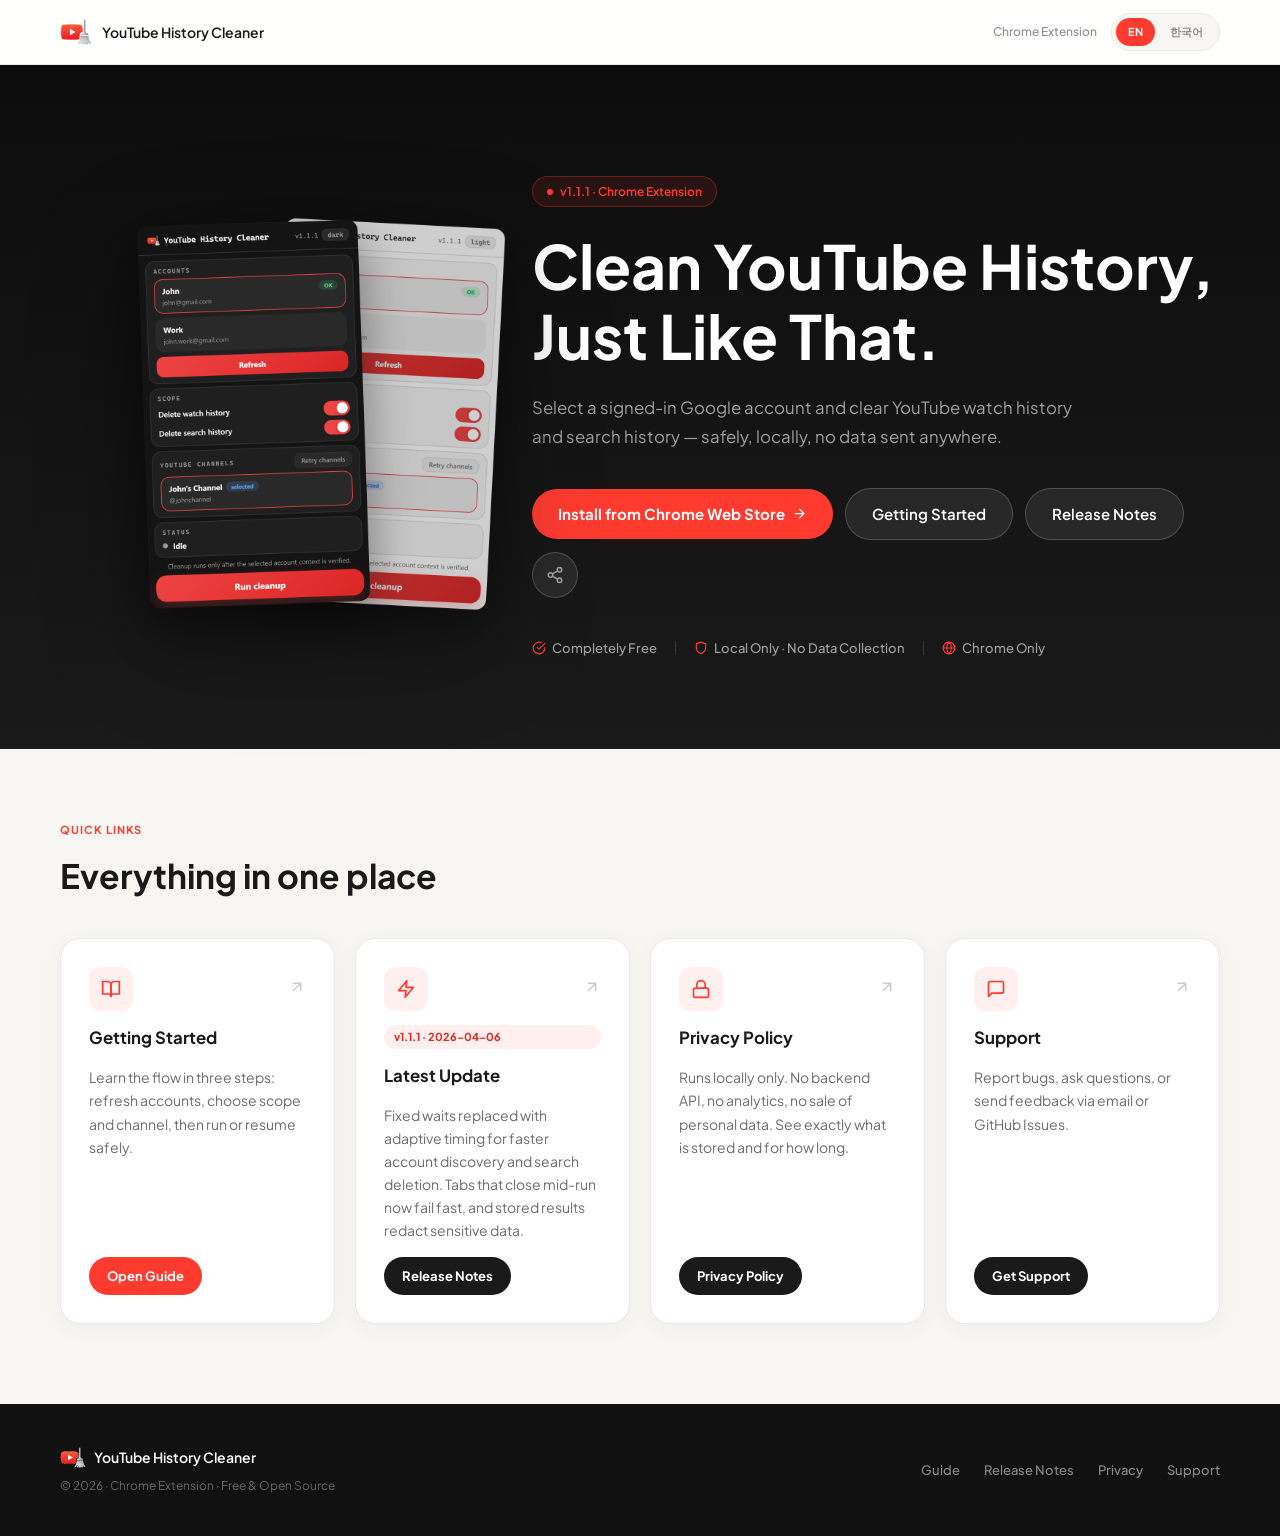
<file: index.html>
<!DOCTYPE html>
<html lang="en">
  <head>
    <meta charset="utf-8">
    <meta name="viewport" content="width=device-width, initial-scale=1">
    <title>YouTube History Cleaner</title>
    <meta name="description" content="Official getting started, release notes, privacy, and support pages for the YouTube History Cleaner Chrome extension.">
    <meta name="keywords" content="YouTube, history cleaner, Chrome extension, watch history, search history, delete, privacy, free">
    <meta name="author" content="gokomong">
    <link rel="canonical" href="https://gokomong.github.io/Youtbe_History_Cleaner_Support_Page-/">
    <meta property="og:type" content="website">
    <meta property="og:title" content="YouTube History Cleaner — Chrome Extension">
    <meta property="og:description" content="Clear YouTube watch and search history safely. Completely local, no data collection.">
    <meta property="og:url" content="https://gokomong.github.io/Youtbe_History_Cleaner_Support_Page-/">
    <meta property="og:image" content="https://gokomong.github.io/Youtbe_History_Cleaner_Support_Page-/guide-images/popup-mockup.png">
    <meta property="og:site_name" content="YouTube History Cleaner">
    <meta name="twitter:card" content="summary_large_image">
    <meta name="twitter:title" content="YouTube History Cleaner — Chrome Extension">
    <meta name="twitter:description" content="Clear YouTube watch and search history safely. Completely local, no data collection.">
    <meta name="twitter:image" content="https://gokomong.github.io/Youtbe_History_Cleaner_Support_Page-/guide-images/popup-mockup.png">
    <link rel="preconnect" href="https://fonts.googleapis.com">
    <link rel="preconnect" href="https://fonts.gstatic.com" crossorigin>
    <link href="https://fonts.googleapis.com/css2?family=Plus+Jakarta+Sans:wght@400;500;600;700&display=swap" rel="stylesheet">
    <link rel="icon" type="image/png" href="./header-logo-dark.png">
    <link rel="stylesheet" href="./styles.css?v=20260329-1">
    <script src="./lang-toggle.js" defer></script>
    <script type="application/ld+json">
    {
      "@context": "https://schema.org",
      "@type": "SoftwareApplication",
      "name": "YouTube History Cleaner",
      "applicationCategory": "BrowserApplication",
      "operatingSystem": "Chrome",
      "offers": { "@type": "Offer", "price": "0", "priceCurrency": "USD" },
      "description": "Clear YouTube watch and search history safely. Completely local, no data collection.",
      "softwareVersion": "1.1.1",
      "url": "https://gokomong.github.io/Youtbe_History_Cleaner_Support_Page-/",
      "installUrl": "https://chromewebstore.google.com/detail/youtube-history-cleaner/kddejlaaegicdanenmhhjoleeklpgikj",
      "screenshot": "https://gokomong.github.io/Youtbe_History_Cleaner_Support_Page-/guide-images/popup-mockup.png",
      "permissions": "storage, tabs, notifications"
    }
    </script>
  </head>
  <body
    data-title-en="YouTube History Cleaner"
    data-title-ko="YouTube History Cleaner"
    data-description-en="Official getting started, release notes, privacy, and support pages for the YouTube History Cleaner Chrome extension."
    data-description-ko="YouTube History Cleaner Chrome 확장의 공식 사용 가이드, 릴리즈노트, 개인정보처리방침 및 지원 링크 모음입니다."
  >

    <!-- NAVBAR -->
    <nav class="navbar">
      <div class="container">
        <a href="./index.html" class="nav-brand">
          <img src="./header-logo-dark.png" alt="YouTube History Cleaner logo" class="nav-logo">
          <span class="nav-brand-name">YouTube History Cleaner</span>
        </a>
        <div class="nav-right">
          <span class="nav-label" data-lang-content="en">Chrome Extension</span>
          <span class="nav-label" data-lang-content="ko" hidden>Chrome 확장</span>
          <div class="lang-switch" role="group" aria-label="Language switcher">
            <button type="button" class="lang-button" data-lang-button="en">EN</button>
            <button type="button" class="lang-button" data-lang-button="ko">한국어</button>
          </div>
        </div>
      </div>
    </nav>

    <!-- HERO -->
    <section class="hero">
      <div class="container hero-split">
        <div class="hero-visual">
          <img src="./guide-images/popup-mockup.png" alt="YouTube History Cleaner popup — dark and light mode" class="hero-mockup" />
        </div>
        <div class="hero-copy">
          <div class="hero-badge">
            <span class="hero-badge-dot"></span>
            <span data-lang-content="en">v1.1.1 · Chrome Extension</span>
            <span data-lang-content="ko" hidden>v1.1.1 · Chrome 확장</span>
          </div>

          <h1 data-lang-content="en">Clean YouTube History,<br>Just Like That.</h1>
          <h1 data-lang-content="ko" hidden>YouTube 기록,<br>깔끔하게 지워드립니다.</h1>

          <p class="hero-sub" data-lang-content="en">
            Select a signed-in Google account and clear YouTube watch history and search history — safely, locally, no data sent anywhere.
          </p>
          <p class="hero-sub" data-lang-content="ko" hidden>
            로그인된 Google 계정을 선택해 YouTube 시청·검색 기록을 정리하는 Chrome 확장 프로그램. 완전 로컬 처리, 데이터 수집 없음.
          </p>

          <div class="hero-cta">
            <a href="https://chromewebstore.google.com/detail/youtube-history-cleaner/kddejlaaegicdanenmhhjoleeklpgikj" class="btn-primary" target="_blank" rel="noopener">
              <span data-lang-content="en">Install from Chrome Web Store</span>
              <span data-lang-content="ko" hidden>Chrome 웹 스토어에서 설치</span>
              <svg viewBox="0 0 24 24" xmlns="http://www.w3.org/2000/svg"><path d="M5 12h14M12 5l7 7-7 7" stroke-width="2" stroke-linecap="round" stroke-linejoin="round"/></svg>
            </a>
            <a href="./guide.html" class="btn-secondary">
              <span data-lang-content="en">Getting Started</span>
              <span data-lang-content="ko" hidden>사용 가이드 보기</span>
            </a>
            <a href="./updates.html" class="btn-secondary">
              <span data-lang-content="en">Release Notes</span>
              <span data-lang-content="ko" hidden>릴리즈노트</span>
            </a>
            <button id="shareBtn" class="btn-icon" type="button" aria-label="Share">
              <svg viewBox="0 0 24 24" xmlns="http://www.w3.org/2000/svg"><circle cx="18" cy="5" r="3" stroke-width="2" fill="none"/><circle cx="6" cy="12" r="3" stroke-width="2" fill="none"/><circle cx="18" cy="19" r="3" stroke-width="2" fill="none"/><line x1="8.59" y1="13.51" x2="15.42" y2="17.49" stroke-width="2"/><line x1="15.41" y1="6.51" x2="8.59" y2="10.49" stroke-width="2"/></svg>
            </button>
          </div>

          <div class="hero-meta">
            <div class="hero-meta-item">
              <svg viewBox="0 0 24 24" xmlns="http://www.w3.org/2000/svg"><path d="M22 11.08V12a10 10 0 1 1-5.93-9.14" stroke-width="2" stroke-linecap="round" stroke-linejoin="round"/><polyline points="22 4 12 14.01 9 11.01" stroke-width="2" stroke-linecap="round" stroke-linejoin="round"/></svg>
              <span data-lang-content="en">Completely Free</span>
              <span data-lang-content="ko" hidden>완전 무료</span>
            </div>
            <div class="hero-meta-divider"></div>
            <div class="hero-meta-item">
              <svg viewBox="0 0 24 24" xmlns="http://www.w3.org/2000/svg"><path d="M12 22s8-4 8-10V5l-8-3-8 3v7c0 6 8 10 8 10z" stroke-width="2" stroke-linecap="round" stroke-linejoin="round"/></svg>
              <span data-lang-content="en">Local Only · No Data Collection</span>
              <span data-lang-content="ko" hidden>로컬 처리 · 데이터 수집 없음</span>
            </div>
            <div class="hero-meta-divider"></div>
            <div class="hero-meta-item">
              <svg viewBox="0 0 24 24" xmlns="http://www.w3.org/2000/svg"><circle cx="12" cy="12" r="10" stroke-width="2" stroke-linecap="round" stroke-linejoin="round"/><line x1="2" y1="12" x2="22" y2="12" stroke-width="2" stroke-linecap="round"/><path d="M12 2a15.3 15.3 0 0 1 4 10 15.3 15.3 0 0 1-4 10 15.3 15.3 0 0 1-4-10 15.3 15.3 0 0 1 4-10z" stroke-width="2" stroke-linecap="round" stroke-linejoin="round"/></svg>
              <span data-lang-content="en">Chrome Only</span>
              <span data-lang-content="ko" hidden>Chrome 전용</span>
            </div>
          </div>
        </div>
      </div>
    </section>

    <!-- CARDS -->
    <section class="cards-section">
      <div class="container">
        <p class="section-eyebrow" data-lang-content="en">Quick Links</p>
        <p class="section-eyebrow" data-lang-content="ko" hidden>빠른 링크</p>

        <h2 class="section-title" data-lang-content="en">Everything in one place</h2>
        <h2 class="section-title" data-lang-content="ko" hidden>모든 것을 한곳에서</h2>

        <div class="cards-grid">

          <!-- Getting Started -->
          <div class="card">
            <div class="card-top">
              <div class="card-icon-box">
                <svg viewBox="0 0 24 24" xmlns="http://www.w3.org/2000/svg"><path d="M2 3h6a4 4 0 0 1 4 4v14a3 3 0 0 0-3-3H2z"/><path d="M22 3h-6a4 4 0 0 0-4 4v14a3 3 0 0 1 3-3h7z"/></svg>
              </div>
              <div class="card-arrow">
                <svg viewBox="0 0 24 24" xmlns="http://www.w3.org/2000/svg"><path d="M7 17L17 7M7 7h10v10"/></svg>
              </div>
            </div>
            <h2 data-lang-content="en">Getting Started</h2>
            <h2 data-lang-content="ko" hidden>사용 가이드</h2>
            <p data-lang-content="en">Learn the flow in three steps: refresh accounts, choose scope and channel, then run or resume safely.</p>
            <p data-lang-content="ko" hidden>3단계로 빠르게 시작하세요. 계정 조회 → 범위 선택 → 실행 또는 재개.</p>
            <a href="./guide.html" class="card-btn card-btn-red">
              <span data-lang-content="en">Open Guide</span>
              <span data-lang-content="ko" hidden>가이드 보기</span>
            </a>
          </div>

          <!-- Latest Update -->
          <div class="card">
            <div class="card-top">
              <div class="card-icon-box">
                <svg viewBox="0 0 24 24" xmlns="http://www.w3.org/2000/svg"><polygon points="13 2 3 14 12 14 11 22 21 10 12 10 13 2"/></svg>
              </div>
              <div class="card-arrow">
                <svg viewBox="0 0 24 24" xmlns="http://www.w3.org/2000/svg"><path d="M7 17L17 7M7 7h10v10"/></svg>
              </div>
            </div>
            <span class="card-badge">v1.1.1 · 2026-04-06</span>
            <h2 data-lang-content="en">Latest Update</h2>
            <h2 data-lang-content="ko" hidden>릴리즈노트</h2>
            <p data-lang-content="en">Fixed waits replaced with adaptive timing for faster account discovery and search deletion. Tabs that close mid-run now fail fast, and stored results redact sensitive data.</p>
            <p data-lang-content="ko" hidden>고정 대기를 adaptive 타이밍으로 전환해 계정 발견과 검색 삭제가 빨라졌고, 실행 중 탭이 닫히면 즉시 중단되며, 저장 결과에서 민감 정보를 마스킹합니다.</p>
            <a href="./updates.html" class="card-btn card-btn-dark">
              <span data-lang-content="en">Release Notes</span>
              <span data-lang-content="ko" hidden>릴리즈노트 보기</span>
            </a>
          </div>

          <!-- Privacy -->
          <div class="card">
            <div class="card-top">
              <div class="card-icon-box">
                <svg viewBox="0 0 24 24" xmlns="http://www.w3.org/2000/svg"><rect x="3" y="11" width="18" height="11" rx="2" ry="2"/><path d="M7 11V7a5 5 0 0 1 10 0v4"/></svg>
              </div>
              <div class="card-arrow">
                <svg viewBox="0 0 24 24" xmlns="http://www.w3.org/2000/svg"><path d="M7 17L17 7M7 7h10v10"/></svg>
              </div>
            </div>
            <h2 data-lang-content="en">Privacy Policy</h2>
            <h2 data-lang-content="ko" hidden>개인정보처리방침</h2>
            <p data-lang-content="en">Runs locally only. No backend API, no analytics, no sale of personal data. See exactly what is stored and for how long.</p>
            <p data-lang-content="ko" hidden>로컬에서만 작동합니다. 백엔드 없음, analytics 없음, 개인정보 판매 없음. 저장 항목과 기간을 확인하세요.</p>
            <a href="./privacy.html" class="card-btn card-btn-dark">
              <span data-lang-content="en">Privacy Policy</span>
              <span data-lang-content="ko" hidden>방침 보기</span>
            </a>
          </div>

          <!-- Support -->
          <div class="card">
            <div class="card-top">
              <div class="card-icon-box">
                <svg viewBox="0 0 24 24" xmlns="http://www.w3.org/2000/svg"><path d="M21 15a2 2 0 0 1-2 2H7l-4 4V5a2 2 0 0 1 2-2h14a2 2 0 0 1 2 2z"/></svg>
              </div>
              <div class="card-arrow">
                <svg viewBox="0 0 24 24" xmlns="http://www.w3.org/2000/svg"><path d="M7 17L17 7M7 7h10v10"/></svg>
              </div>
            </div>
            <h2 data-lang-content="en">Support</h2>
            <h2 data-lang-content="ko" hidden>고객 지원</h2>
            <p data-lang-content="en">Report bugs, ask questions, or send feedback via email or GitHub Issues.</p>
            <p data-lang-content="ko" hidden>버그 제보, 문의, 피드백을 이메일 또는 GitHub Issues로 전달하세요.</p>
            <a href="./support.html" class="card-btn card-btn-dark">
              <span data-lang-content="en">Get Support</span>
              <span data-lang-content="ko" hidden>지원 받기</span>
            </a>
          </div>

        </div>
      </div>
    </section>

    <!-- FOOTER -->
    <footer class="site-footer">
      <div class="container">
        <div class="footer-brand">
          <div class="footer-logo-row">
            <img src="./header-logo-dark.png" alt="" class="footer-logo">
            <span class="footer-name">YouTube History Cleaner</span>
          </div>
          <p class="footer-copy">© 2026 · Chrome Extension · Free &amp; Open Source</p>
        </div>
        <nav class="footer-links">
          <a href="./guide.html">
            <span data-lang-content="en">Guide</span>
            <span data-lang-content="ko" hidden>가이드</span>
          </a>
          <a href="./updates.html">
            <span data-lang-content="en">Release Notes</span>
            <span data-lang-content="ko" hidden>릴리즈노트</span>
          </a>
          <a href="./privacy.html">
            <span data-lang-content="en">Privacy</span>
            <span data-lang-content="ko" hidden>개인정보처리방침</span>
          </a>
          <a href="./support.html">
            <span data-lang-content="en">Support</span>
            <span data-lang-content="ko" hidden>지원</span>
          </a>
        </nav>
      </div>
    </footer>

    <script>
    (function () {
      var btn = document.getElementById("shareBtn");
      if (!btn) return;
      var shareSvg = btn.innerHTML;
      var checkSvg = '<svg viewBox="0 0 24 24" xmlns="http://www.w3.org/2000/svg"><polyline points="20 6 9 17 4 12" stroke-width="2.5" stroke="currentColor" fill="none" stroke-linecap="round" stroke-linejoin="round"/></svg>';
      var shareData = {
        title: "YouTube History Cleaner",
        text: "Clear YouTube watch & search history safely — completely local, no data collection.",
        url: "https://gokomong.github.io/Youtbe_History_Cleaner_Support_Page-/"
      };
      btn.addEventListener("click", async function () {
        if (navigator.share) {
          try { await navigator.share(shareData); } catch (_) {}
        } else {
          try {
            await navigator.clipboard.writeText(shareData.url);
            btn.classList.add("copied");
            btn.innerHTML = checkSvg;
            setTimeout(function () {
              btn.classList.remove("copied");
              btn.innerHTML = shareSvg;
            }, 2000);
          } catch (_) {}
        }
      });
    })();
    </script>
  </body>
</html>
</file>
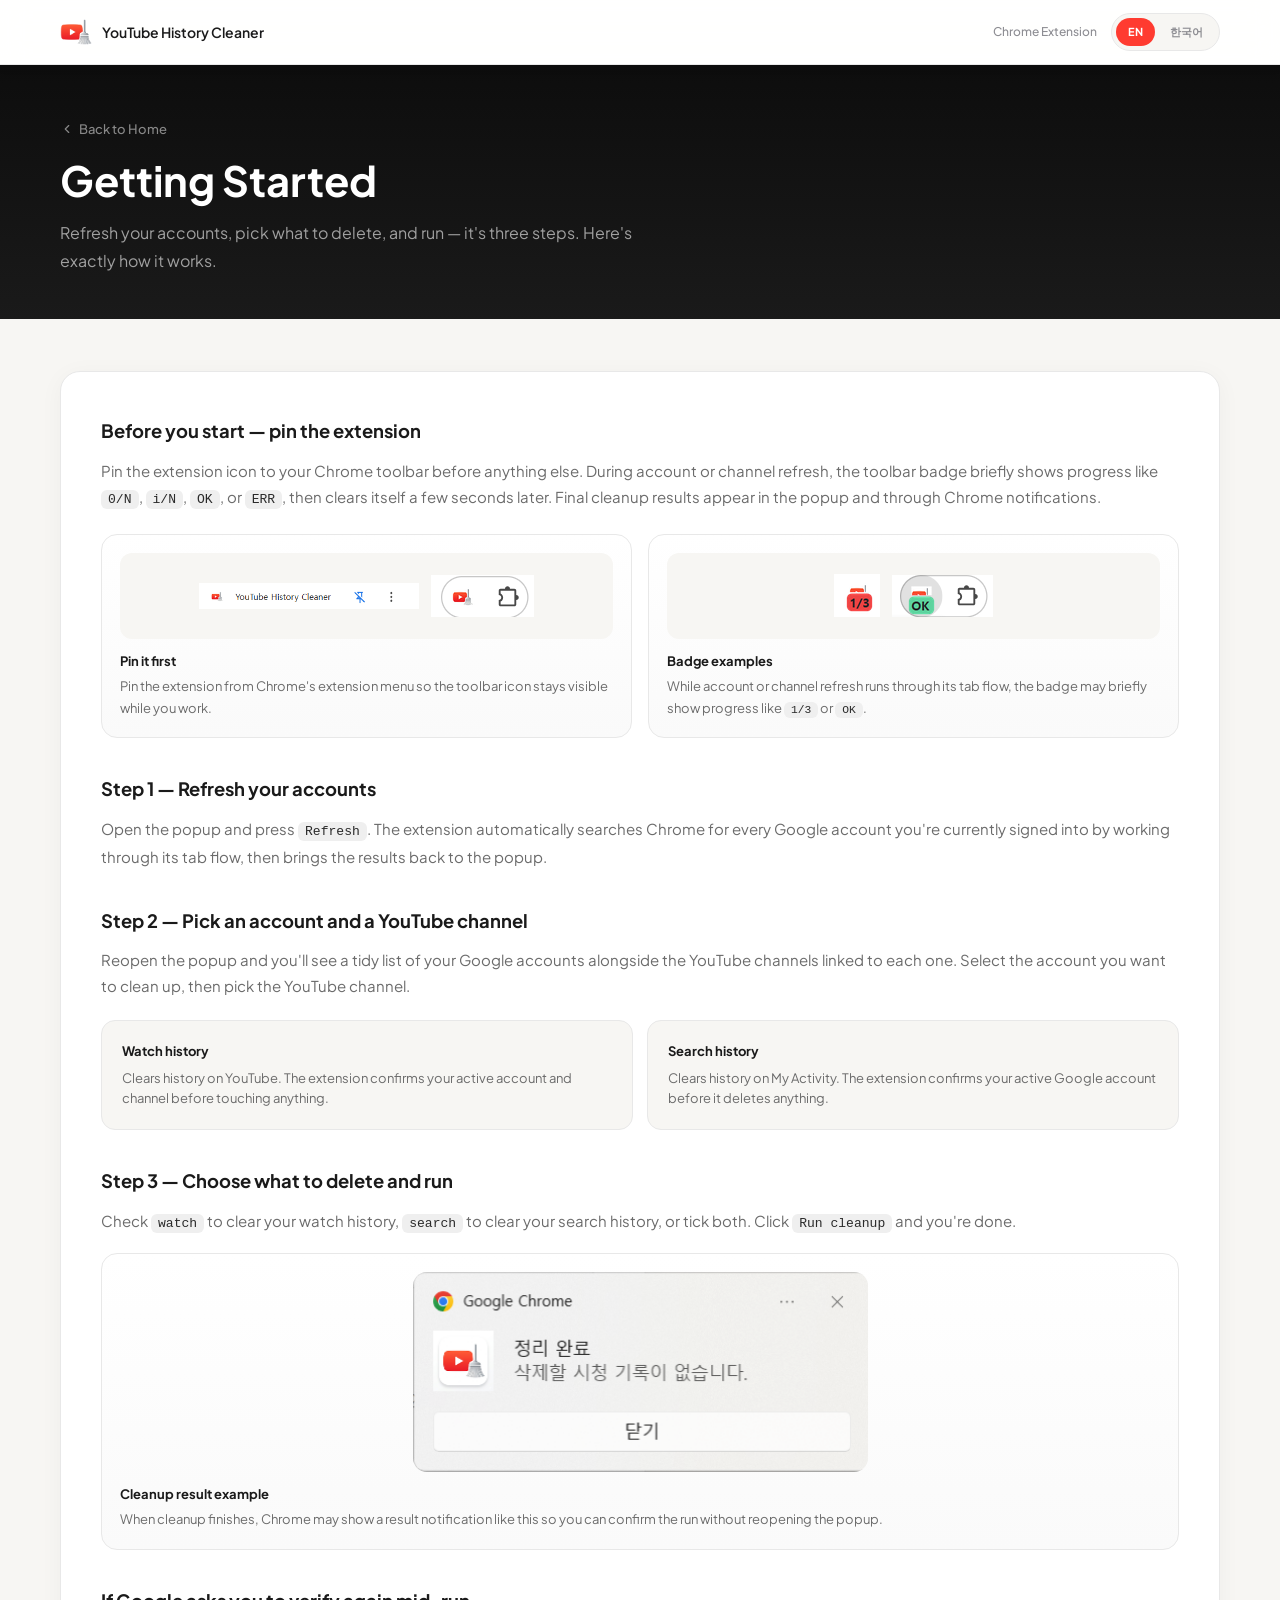
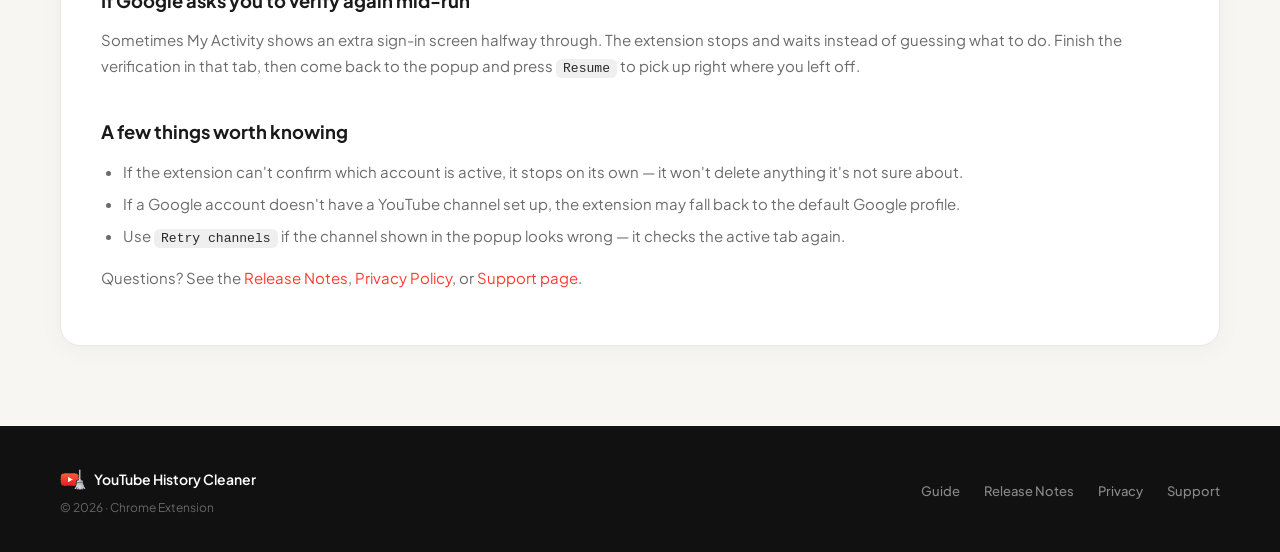
<file: guide.html>
<!DOCTYPE html>
<html lang="en">
  <head>
    <meta charset="utf-8">
    <meta name="viewport" content="width=device-width, initial-scale=1">
    <title>Getting Started | YouTube History Cleaner</title>
    <meta name="description" content="Getting started guide for the YouTube History Cleaner Chrome extension.">
    <link rel="canonical" href="https://gokomong.github.io/Youtbe_History_Cleaner_Support_Page-/guide.html">
    <meta property="og:type" content="article">
    <meta property="og:title" content="Getting Started | YouTube History Cleaner">
    <meta property="og:description" content="Learn the three-step flow: refresh accounts, choose scope, and run cleanup safely.">
    <meta property="og:url" content="https://gokomong.github.io/Youtbe_History_Cleaner_Support_Page-/guide.html">
    <meta property="og:image" content="https://gokomong.github.io/Youtbe_History_Cleaner_Support_Page-/guide-images/popup-mockup.png">
    <meta name="twitter:card" content="summary_large_image">
    <meta name="twitter:title" content="Getting Started | YouTube History Cleaner">
    <meta name="twitter:description" content="Learn the three-step flow: refresh accounts, choose scope, and run cleanup safely.">
    <meta name="twitter:image" content="https://gokomong.github.io/Youtbe_History_Cleaner_Support_Page-/guide-images/popup-mockup.png">
    <link rel="preconnect" href="https://fonts.googleapis.com">
    <link rel="preconnect" href="https://fonts.gstatic.com" crossorigin>
    <link href="https://fonts.googleapis.com/css2?family=Plus+Jakarta+Sans:wght@400;500;600;700&display=swap" rel="stylesheet">
    <link rel="icon" type="image/png" href="./header-logo-dark.png">
    <link rel="stylesheet" href="./styles.css?v=20260329-1">
    <script src="./lang-toggle.js" defer></script>
    <script src="./page-context.js" defer></script>
  </head>
  <body
    data-page-context="guide"
    data-current-version="1.1.1"
    data-title-en="Getting Started | YouTube History Cleaner"
    data-title-ko="사용 가이드 | YouTube History Cleaner"
    data-description-en="Getting started guide for the YouTube History Cleaner Chrome extension."
    data-description-ko="YouTube History Cleaner Chrome 확장의 사용 시작 가이드입니다."
  >

    <!-- NAVBAR -->
    <nav class="navbar">
      <div class="container">
        <a href="./index.html" class="nav-brand">
          <img src="./header-logo-dark.png" alt="YouTube History Cleaner logo" class="nav-logo">
          <span class="nav-brand-name">YouTube History Cleaner</span>
        </a>
        <div class="nav-right">
          <span class="nav-label" data-lang-content="en">Chrome Extension</span>
          <span class="nav-label" data-lang-content="ko" hidden>Chrome 확장</span>
          <div class="lang-switch" role="group" aria-label="Language switcher">
            <button type="button" class="lang-button" data-lang-button="en">EN</button>
            <button type="button" class="lang-button" data-lang-button="ko">한국어</button>
          </div>
        </div>
      </div>
    </nav>

    <!-- PAGE HERO -->
    <header class="page-hero">
      <div class="container">
        <a href="./index.html" class="page-hero-back">
          <svg viewBox="0 0 24 24" xmlns="http://www.w3.org/2000/svg"><polyline points="15 18 9 12 15 6"/></svg>
          <span data-lang-content="en">Back to Home</span>
          <span data-lang-content="ko" hidden>홈으로</span>
        </a>

        <h1 data-lang-content="en">Getting Started</h1>
        <h1 data-lang-content="ko" hidden>사용 시작 가이드</h1>

        <p class="page-hero-sub" data-lang-content="en">
          Refresh your accounts, pick what to delete, and run — it's three steps. Here's exactly how it works.
        </p>
        <p class="page-hero-sub" data-lang-content="ko" hidden>
          계정을 조회하고, 삭제 범위를 고르고, 실행하면 끝이에요. 실제 동작 흐름을 그대로 설명합니다.
        </p>
      </div>
    </header>

    <!-- CONTENT -->
    <main class="page-content">
      <div class="container">

        <section class="page-banner" data-page-context-banner hidden>
          <p data-page-context-banner-content="en"></p>
          <p data-page-context-banner-content="ko" hidden></p>
        </section>

        <div class="prose">

          <div data-lang-content="en">
            <h2>Before you start — pin the extension</h2>
            <p>
              Pin the extension icon to your Chrome toolbar before anything else. During account or
              channel refresh, the toolbar badge briefly shows progress like <code>0/N</code>,
              <code>i/N</code>, <code>OK</code>, or <code>ERR</code>, then clears itself a few
              seconds later. Final cleanup results appear in the popup and through Chrome notifications.
            </p>
            <div class="guide-visual-grid">
              <figure class="guide-visual-card">
                <div class="guide-visual-strip">
                  <img src="./guide-images/extension-menu-pin.png" alt="Chrome extension menu showing the pin control for YouTube History Cleaner" class="guide-shot guide-shot-wide">
                  <img src="./guide-images/toolbar-icon-pinned.png" alt="Pinned YouTube History Cleaner toolbar icon" class="guide-shot">
                </div>
                <figcaption>
                  <strong>Pin it first</strong>
                  Pin the extension from Chrome's extension menu so the toolbar icon stays visible while you work.
                </figcaption>
              </figure>
              <figure class="guide-visual-card">
                <div class="guide-visual-strip">
                  <img src="./guide-images/toolbar-badge-progress.png" alt="Toolbar badge showing an in-progress refresh count" class="guide-shot">
                  <img src="./guide-images/toolbar-badge-ok.png" alt="Toolbar badge showing a successful refresh result" class="guide-shot">
                </div>
                <figcaption>
                  <strong>Badge examples</strong>
                  While account or channel refresh runs through its tab flow, the badge may briefly show
                  progress like <code>1/3</code> or <code>OK</code>.
                </figcaption>
              </figure>
            </div>

            <h2>Step 1 — Refresh your accounts</h2>
            <p>
              Open the popup and press <code>Refresh</code>. The extension automatically searches Chrome
              for every Google account you're currently signed into by working through its tab flow,
              then brings the results back to the popup.
            </p>

            <h2>Step 2 — Pick an account and a YouTube channel</h2>
            <p>
              Reopen the popup and you'll see a tidy list of your Google accounts alongside
              the YouTube channels linked to each one. Select the account you want to clean up,
              then pick the YouTube channel.
            </p>

            <div class="info-grid">
              <div class="info-card">
                <h3>Watch history</h3>
                <p>Clears history on YouTube. The extension confirms your active account and channel before touching anything.</p>
              </div>
              <div class="info-card">
                <h3>Search history</h3>
                <p>Clears history on My Activity. The extension confirms your active Google account before it deletes anything.</p>
              </div>
            </div>

            <h2>Step 3 — Choose what to delete and run</h2>
            <p>
              Check <code>watch</code> to clear your watch history, <code>search</code> to clear
              your search history, or tick both. Click <code>Run cleanup</code> and you're done.
            </p>
            <figure class="guide-visual-card guide-visual-card-single">
              <img src="./guide-images/cleanup-notification-result-v2.png" alt="Chrome cleanup completion notification window" class="guide-shot guide-shot-notification">
              <figcaption>
                <strong>Cleanup result example</strong>
                When cleanup finishes, Chrome may show a result notification like this so you can confirm the run without reopening the popup.
              </figcaption>
            </figure>

            <h2>If Google asks you to verify again mid-run</h2>
            <p>
              Sometimes My Activity shows an extra sign-in screen halfway through. The extension stops
              and waits instead of guessing what to do. Finish the verification in that tab,
              then come back to the popup and press <code>Resume</code> to pick up right where you left off.
            </p>

            <h2>A few things worth knowing</h2>
            <ul>
              <li>If the extension can't confirm which account is active, it stops on its own — it won't delete anything it's not sure about.</li>
              <li>If a Google account doesn't have a YouTube channel set up, the extension may fall back to the default Google profile.</li>
              <li>Use <code>Retry channels</code> if the channel shown in the popup looks wrong — it checks the active tab again.</li>
            </ul>

            <p>Questions? See the <a href="./updates.html">Release Notes</a>, <a href="./privacy.html">Privacy Policy</a>, or <a href="./support.html">Support page</a>.</p>
          </div>

          <div data-lang-content="ko" hidden>
            <h2>시작 전에 — 확장 아이콘을 고정해두세요</h2>
            <p>
              Chrome 툴바에 확장 아이콘을 고정해두는 걸 먼저 추천해요. 계정이나 채널 정보를 새로고침할 때는
              툴바 뱃지에 <code>0/N</code>, <code>i/N</code>, <code>OK</code>, <code>ERR</code>
              같은 진행 상태가 잠깐 표시되고 몇 초 뒤 자동으로 사라집니다.
              최종 정리 결과는 팝업 상태와 Chrome 알림으로 확인할 수 있어요.
            </p>
            <div class="guide-visual-grid">
              <figure class="guide-visual-card">
                <div class="guide-visual-strip">
                  <img src="./guide-images/extension-menu-pin.png" alt="Chrome 확장 프로그램 메뉴에서 YouTube History Cleaner 고정 버튼을 보여주는 화면" class="guide-shot guide-shot-wide">
                  <img src="./guide-images/toolbar-icon-pinned.png" alt="툴바에 고정된 YouTube History Cleaner 아이콘" class="guide-shot">
                </div>
                <figcaption>
                  <strong>먼저 고정해두세요</strong>
                  Chrome 확장 프로그램 메뉴에서 고정해두면 작업 중에도 툴바 아이콘을 바로 확인할 수 있어요.
                </figcaption>
              </figure>
              <figure class="guide-visual-card">
                <div class="guide-visual-strip">
                  <img src="./guide-images/toolbar-badge-progress.png" alt="진행 중인 조회 개수를 표시하는 툴바 배지" class="guide-shot">
                  <img src="./guide-images/toolbar-badge-ok.png" alt="조회 성공 상태를 표시하는 툴바 배지" class="guide-shot">
                </div>
                <figcaption>
                  <strong>배지 예시</strong>
                  계정이나 채널을 탭에서 확인하는 동안에는 <code>1/3</code> 같은 진행 표시나
                  <code>OK</code> 같은 결과가 잠깐 보일 수 있어요.
                </figcaption>
              </figure>
            </div>

            <h2>1단계 — 계정 조회</h2>
            <p>
              팝업을 열고 <code>조회</code>를 누르세요. 확장이 탭에서 현재 Chrome에 로그인된 Google 계정들을
              확인한 뒤, 결과를 다시 팝업으로 가져옵니다.
            </p>

            <h2>2단계 — 계정과 YouTube 채널 선택</h2>
            <p>
              팝업을 다시 열면 탐색된 Google 계정 목록과 각 계정에 연결된 YouTube 채널이 깔끔하게 정리돼
              있어요. 지우고 싶은 계정을 고르고, 대상 YouTube 채널을 선택하면 됩니다.
            </p>

            <div class="info-grid">
              <div class="info-card">
                <h3>시청 기록</h3>
                <p>YouTube에서 시청 기록을 삭제합니다. 삭제 전에 활성 계정과 채널을 확인하고 진행해요.</p>
              </div>
              <div class="info-card">
                <h3>검색 기록</h3>
                <p>My Activity에서 검색 기록을 삭제합니다. 삭제 전에 활성 Google 계정을 한 번 더 확인해요.</p>
              </div>
            </div>

            <h2>3단계 — 삭제 범위 선택 후 실행</h2>
            <p>
              시청 기록을 지우려면 <code>watch</code>, 검색 기록을 지우려면 <code>search</code>,
              둘 다 지우려면 모두 체크하세요. 정리 실행을 누르면 끝입니다.
            </p>
            <figure class="guide-visual-card guide-visual-card-single">
              <img src="./guide-images/cleanup-notification-result-v2.png" alt="정리 완료 결과를 보여주는 Chrome 알림 창" class="guide-shot guide-shot-notification">
              <figcaption>
                <strong>실행 결과 예시</strong>
                정리가 끝나면 팝업을 다시 열지 않아도 Chrome 알림으로 결과를 이렇게 확인할 수 있어요.
              </figcaption>
            </figure>

            <h2>중간에 Google이 재인증을 요청하면</h2>
            <p>
              My Activity에서 추가 인증 화면이 뜨는 경우가 있어요. 이때 확장은 멋대로 넘어가지 않고
              그 자리에서 멈춰서 기다립니다. 해당 탭에서 인증을 마치고, 팝업으로 돌아와서
              <code>재개</code>를 누르면 멈췄던 지점부터 이어서 진행돼요.
            </p>

            <h2>알아두면 좋은 것들</h2>
            <ul>
              <li>어떤 계정이 활성화돼 있는지 확인할 수 없으면 확장이 알아서 멈춥니다. 확실하지 않은 상태에서는 아무것도 삭제하지 않아요.</li>
              <li>Google 계정에 YouTube 채널이 연결돼 있지 않으면 기본 Google 프로필로 대체될 수 있어요.</li>
              <li>팝업에 표시된 채널이 이상해 보이면 채널을 다시 확인해 현재 탭 기준으로 한 번 더 읽어오세요.</li>
            </ul>

            <p>더 궁금한 게 있다면 <a href="./updates.html">릴리즈노트</a>, <a href="./privacy.html">개인정보처리방침</a>, <a href="./support.html">지원 페이지</a>를 확인해보세요.</p>
          </div>

        </div>
      </div>
    </main>

    <!-- FOOTER -->
    <footer class="site-footer">
      <div class="container">
        <div class="footer-brand">
          <div class="footer-logo-row">
            <img src="./header-logo-dark.png" alt="" class="footer-logo">
            <span class="footer-name">YouTube History Cleaner</span>
          </div>
          <p class="footer-copy">© 2026 · Chrome Extension</p>
        </div>
        <nav class="footer-links">
          <a href="./guide.html">
            <span data-lang-content="en">Guide</span>
            <span data-lang-content="ko" hidden>가이드</span>
          </a>
          <a href="./updates.html">
            <span data-lang-content="en">Release Notes</span>
            <span data-lang-content="ko" hidden>릴리즈노트</span>
          </a>
          <a href="./privacy.html">
            <span data-lang-content="en">Privacy</span>
            <span data-lang-content="ko" hidden>개인정보처리방침</span>
          </a>
          <a href="./support.html">
            <span data-lang-content="en">Support</span>
            <span data-lang-content="ko" hidden>지원</span>
          </a>
        </nav>
      </div>
    </footer>

  </body>
</html>
</file>
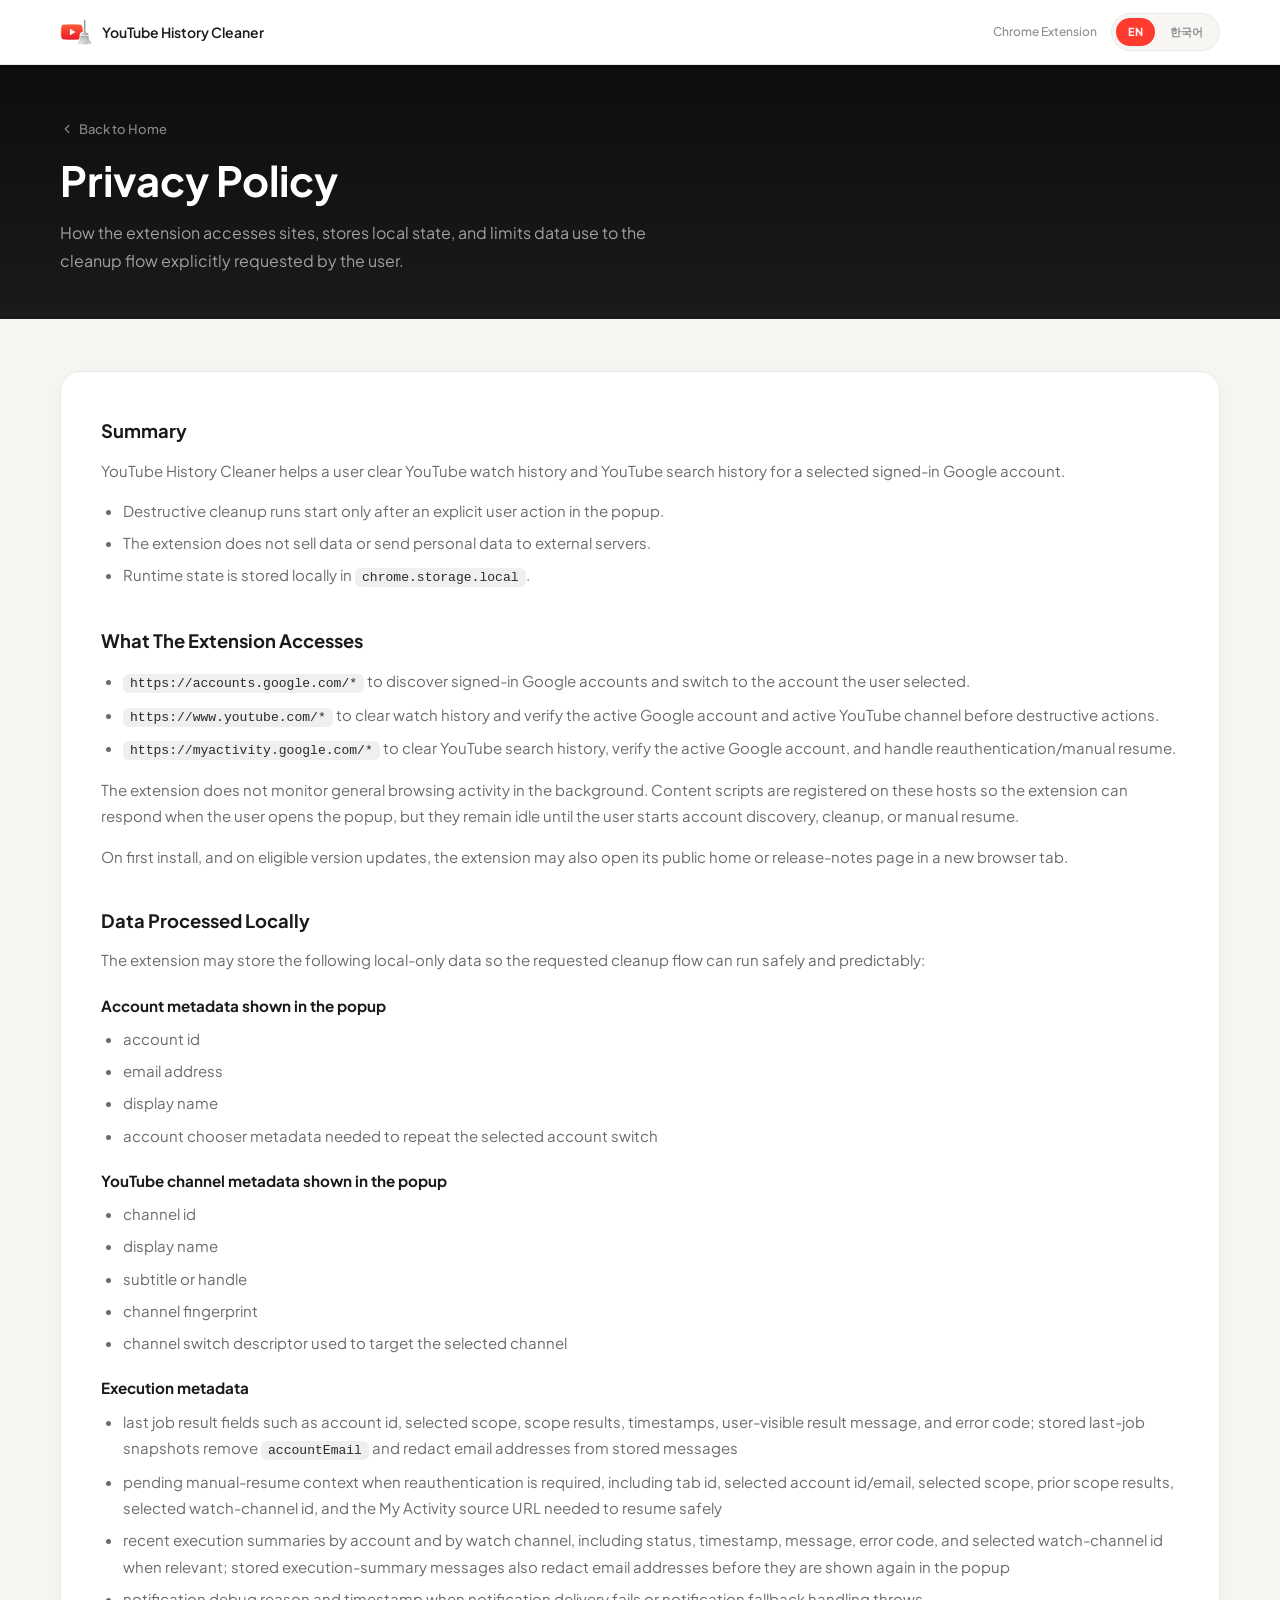
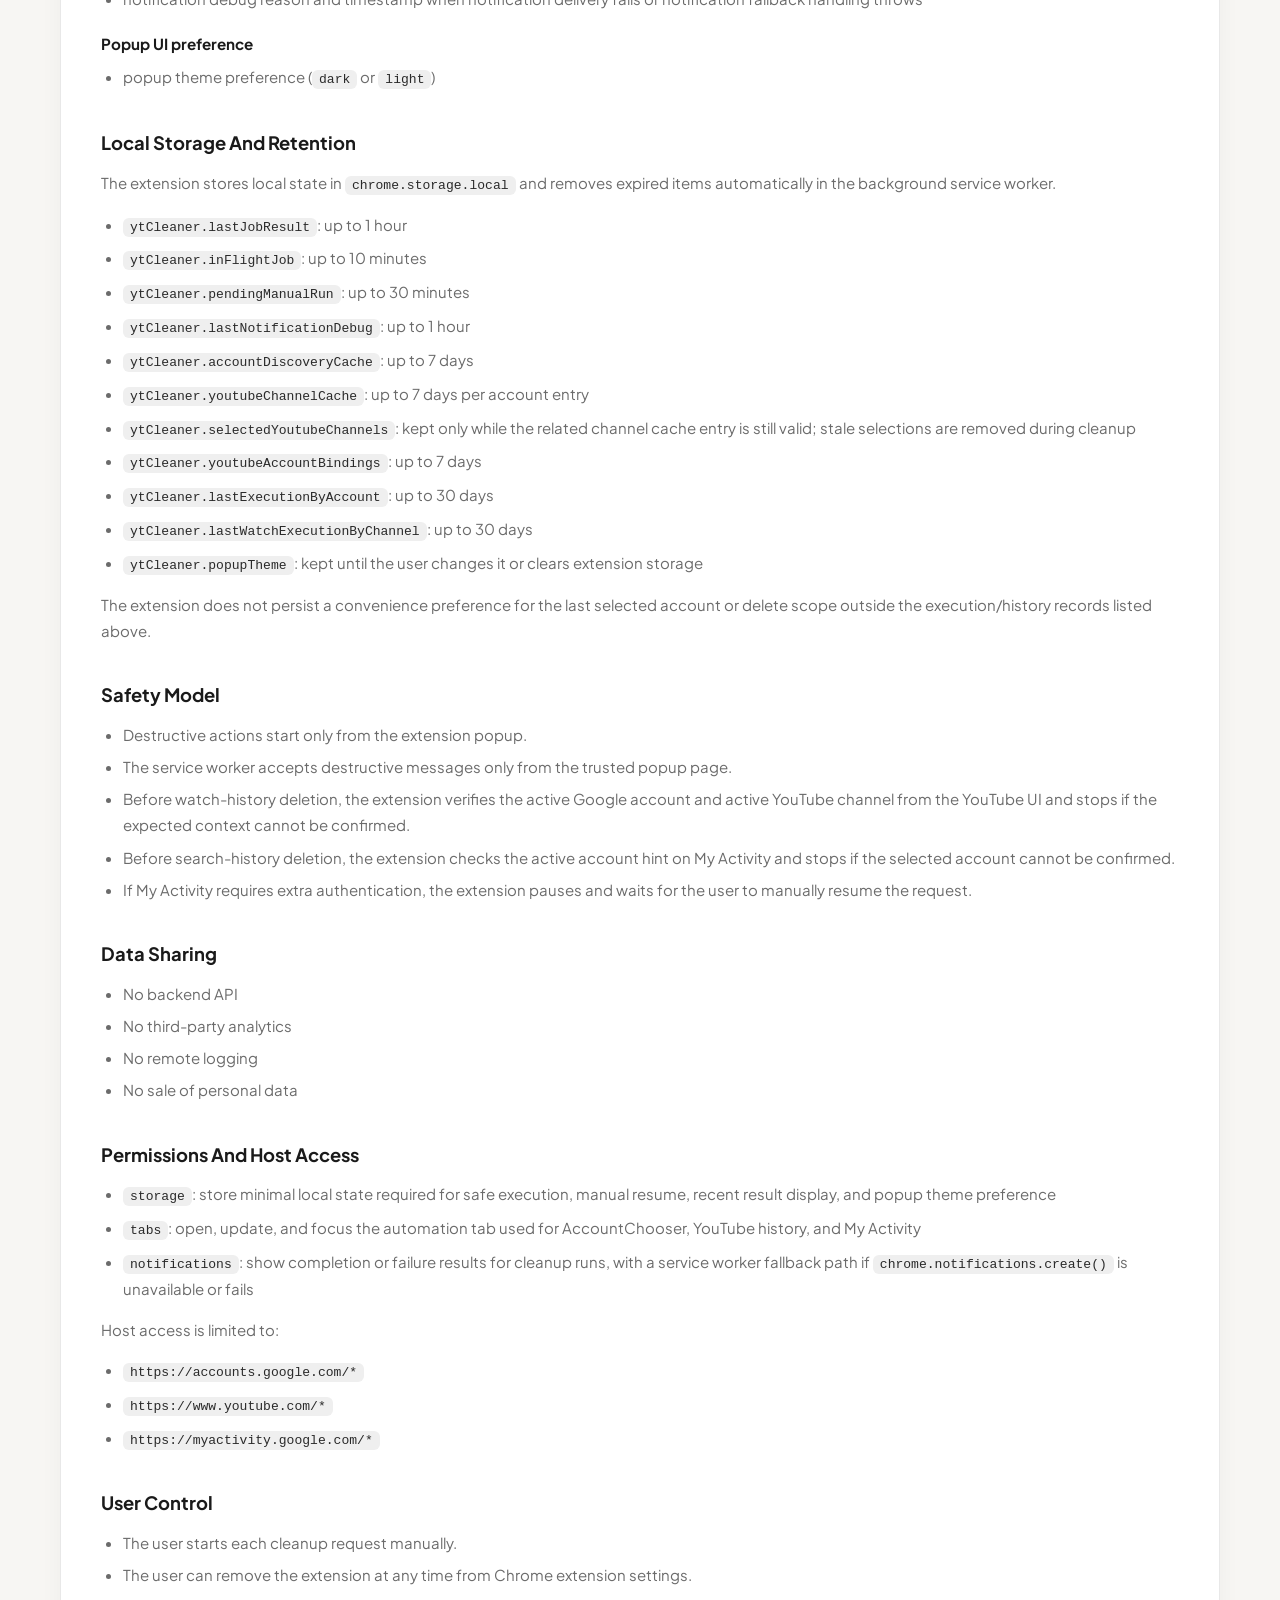
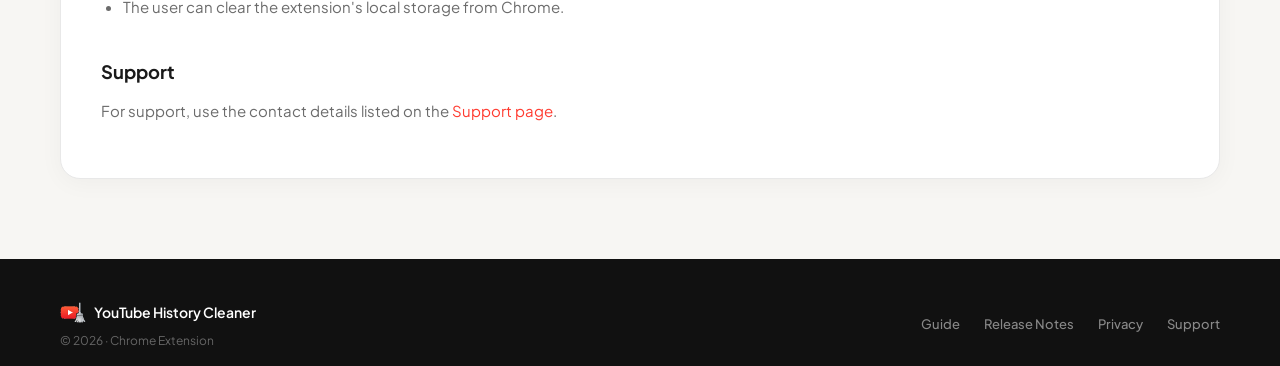
<file: privacy.html>
<!DOCTYPE html>
<html lang="en">
  <head>
    <meta charset="utf-8">
    <meta name="viewport" content="width=device-width, initial-scale=1">
    <title>Privacy Policy | YouTube History Cleaner</title>
    <meta name="description" content="Privacy Policy for the YouTube History Cleaner Chrome extension.">
    <link rel="canonical" href="https://gokomong.github.io/Youtbe_History_Cleaner_Support_Page-/privacy.html">
    <meta property="og:type" content="website">
    <meta property="og:title" content="Privacy Policy | YouTube History Cleaner">
    <meta property="og:description" content="Runs locally only. No backend, no analytics, no data collection. See what is stored and for how long.">
    <meta property="og:url" content="https://gokomong.github.io/Youtbe_History_Cleaner_Support_Page-/privacy.html">
    <meta property="og:image" content="https://gokomong.github.io/Youtbe_History_Cleaner_Support_Page-/guide-images/popup-mockup.png">
    <meta name="twitter:card" content="summary_large_image">
    <meta name="twitter:title" content="Privacy Policy | YouTube History Cleaner">
    <meta name="twitter:description" content="Runs locally only. No backend, no analytics, no data collection. See what is stored and for how long.">
    <meta name="twitter:image" content="https://gokomong.github.io/Youtbe_History_Cleaner_Support_Page-/guide-images/popup-mockup.png">
    <link rel="preconnect" href="https://fonts.googleapis.com">
    <link rel="preconnect" href="https://fonts.gstatic.com" crossorigin>
    <link href="https://fonts.googleapis.com/css2?family=Plus+Jakarta+Sans:wght@400;500;600;700&display=swap" rel="stylesheet">
    <link rel="icon" type="image/png" href="./header-logo-dark.png">
    <link rel="stylesheet" href="./styles.css?v=20260329-1">
    <script src="./lang-toggle.js" defer></script>
  </head>
  <body
    data-title-en="Privacy Policy | YouTube History Cleaner"
    data-title-ko="개인정보처리방침 | YouTube History Cleaner"
    data-description-en="Privacy Policy for the YouTube History Cleaner Chrome extension."
    data-description-ko="YouTube History Cleaner Chrome 확장의 개인정보처리방침입니다."
  >

    <!-- NAVBAR -->
    <nav class="navbar">
      <div class="container">
        <a href="./index.html" class="nav-brand">
          <img src="./header-logo-dark.png" alt="YouTube History Cleaner logo" class="nav-logo">
          <span class="nav-brand-name">YouTube History Cleaner</span>
        </a>
        <div class="nav-right">
          <span class="nav-label" data-lang-content="en">Chrome Extension</span>
          <span class="nav-label" data-lang-content="ko" hidden>Chrome 확장</span>
          <div class="lang-switch" role="group" aria-label="Language switcher">
            <button type="button" class="lang-button" data-lang-button="en">EN</button>
            <button type="button" class="lang-button" data-lang-button="ko">한국어</button>
          </div>
        </div>
      </div>
    </nav>

    <!-- PAGE HERO -->
    <header class="page-hero">
      <div class="container">
        <a href="./index.html" class="page-hero-back">
          <svg viewBox="0 0 24 24" xmlns="http://www.w3.org/2000/svg"><polyline points="15 18 9 12 15 6"/></svg>
          <span data-lang-content="en">Back to Home</span>
          <span data-lang-content="ko" hidden>홈으로</span>
        </a>

        <h1 data-lang-content="en">Privacy Policy</h1>
        <h1 data-lang-content="ko" hidden>개인정보처리방침</h1>

        <p class="page-hero-sub" data-lang-content="en">
          How the extension accesses sites, stores local state, and limits data use to the cleanup flow explicitly requested by the user.
        </p>
        <p class="page-hero-sub" data-lang-content="ko" hidden>
          확장이 어떤 사이트에 접근하는지, 어떤 로컬 상태를 저장하는지, 사용자 요청 기반 정리 흐름으로만 데이터 사용을 제한하는지를 설명합니다.
        </p>
      </div>
    </header>

    <!-- CONTENT -->
    <main class="page-content">
      <div class="container">
        <div class="prose">

          <!-- EN -->
          <div data-lang-content="en">
            <h2>Summary</h2>
            <p>YouTube History Cleaner helps a user clear YouTube watch history and YouTube search history for a selected signed-in Google account.</p>
            <ul>
              <li>Destructive cleanup runs start only after an explicit user action in the popup.</li>
              <li>The extension does not sell data or send personal data to external servers.</li>
              <li>Runtime state is stored locally in <code>chrome.storage.local</code>.</li>
            </ul>

            <h2>What The Extension Accesses</h2>
            <ul>
              <li><code>https://accounts.google.com/*</code> to discover signed-in Google accounts and switch to the account the user selected.</li>
              <li><code>https://www.youtube.com/*</code> to clear watch history and verify the active Google account and active YouTube channel before destructive actions.</li>
              <li><code>https://myactivity.google.com/*</code> to clear YouTube search history, verify the active Google account, and handle reauthentication/manual resume.</li>
            </ul>
            <p>The extension does not monitor general browsing activity in the background. Content scripts are registered on these hosts so the extension can respond when the user opens the popup, but they remain idle until the user starts account discovery, cleanup, or manual resume.</p>
            <p>On first install, and on eligible version updates, the extension may also open its public home or release-notes page in a new browser tab.</p>

            <h2>Data Processed Locally</h2>
            <p>The extension may store the following local-only data so the requested cleanup flow can run safely and predictably:</p>

            <h3>Account metadata shown in the popup</h3>
            <ul>
              <li>account id</li>
              <li>email address</li>
              <li>display name</li>
              <li>account chooser metadata needed to repeat the selected account switch</li>
            </ul>

            <h3>YouTube channel metadata shown in the popup</h3>
            <ul>
              <li>channel id</li>
              <li>display name</li>
              <li>subtitle or handle</li>
              <li>channel fingerprint</li>
              <li>channel switch descriptor used to target the selected channel</li>
            </ul>

            <h3>Execution metadata</h3>
            <ul>
              <li>last job result fields such as account id, selected scope, scope results, timestamps, user-visible result message, and error code; stored last-job snapshots remove <code>accountEmail</code> and redact email addresses from stored messages</li>
              <li>pending manual-resume context when reauthentication is required, including tab id, selected account id/email, selected scope, prior scope results, selected watch-channel id, and the My Activity source URL needed to resume safely</li>
              <li>recent execution summaries by account and by watch channel, including status, timestamp, message, error code, and selected watch-channel id when relevant; stored execution-summary messages also redact email addresses before they are shown again in the popup</li>
              <li>notification debug reason and timestamp when notification delivery fails or notification fallback handling throws</li>
            </ul>

            <h3>Popup UI preference</h3>
            <ul>
              <li>popup theme preference (<code>dark</code> or <code>light</code>)</li>
            </ul>

            <h2>Local Storage And Retention</h2>
            <p>The extension stores local state in <code>chrome.storage.local</code> and removes expired items automatically in the background service worker.</p>
            <ul>
              <li><code>ytCleaner.lastJobResult</code>: up to 1 hour</li>
              <li><code>ytCleaner.inFlightJob</code>: up to 10 minutes</li>
              <li><code>ytCleaner.pendingManualRun</code>: up to 30 minutes</li>
              <li><code>ytCleaner.lastNotificationDebug</code>: up to 1 hour</li>
              <li><code>ytCleaner.accountDiscoveryCache</code>: up to 7 days</li>
              <li><code>ytCleaner.youtubeChannelCache</code>: up to 7 days per account entry</li>
              <li><code>ytCleaner.selectedYoutubeChannels</code>: kept only while the related channel cache entry is still valid; stale selections are removed during cleanup</li>
              <li><code>ytCleaner.youtubeAccountBindings</code>: up to 7 days</li>
              <li><code>ytCleaner.lastExecutionByAccount</code>: up to 30 days</li>
              <li><code>ytCleaner.lastWatchExecutionByChannel</code>: up to 30 days</li>
              <li><code>ytCleaner.popupTheme</code>: kept until the user changes it or clears extension storage</li>
            </ul>
            <p>The extension does not persist a convenience preference for the last selected account or delete scope outside the execution/history records listed above.</p>

            <h2>Safety Model</h2>
            <ul>
              <li>Destructive actions start only from the extension popup.</li>
              <li>The service worker accepts destructive messages only from the trusted popup page.</li>
              <li>Before watch-history deletion, the extension verifies the active Google account and active YouTube channel from the YouTube UI and stops if the expected context cannot be confirmed.</li>
              <li>Before search-history deletion, the extension checks the active account hint on My Activity and stops if the selected account cannot be confirmed.</li>
              <li>If My Activity requires extra authentication, the extension pauses and waits for the user to manually resume the request.</li>
            </ul>

            <h2>Data Sharing</h2>
            <ul>
              <li>No backend API</li>
              <li>No third-party analytics</li>
              <li>No remote logging</li>
              <li>No sale of personal data</li>
            </ul>

            <h2>Permissions And Host Access</h2>
            <ul>
              <li><code>storage</code>: store minimal local state required for safe execution, manual resume, recent result display, and popup theme preference</li>
              <li><code>tabs</code>: open, update, and focus the automation tab used for AccountChooser, YouTube history, and My Activity</li>
              <li><code>notifications</code>: show completion or failure results for cleanup runs, with a service worker fallback path if <code>chrome.notifications.create()</code> is unavailable or fails</li>
            </ul>
            <p>Host access is limited to:</p>
            <ul>
              <li><code>https://accounts.google.com/*</code></li>
              <li><code>https://www.youtube.com/*</code></li>
              <li><code>https://myactivity.google.com/*</code></li>
            </ul>

            <h2>User Control</h2>
            <ul>
              <li>The user starts each cleanup request manually.</li>
              <li>The user can remove the extension at any time from Chrome extension settings.</li>
              <li>The user can clear the extension's local storage from Chrome.</li>
            </ul>

            <h2>Support</h2>
            <p>For support, use the contact details listed on the <a href="./support.html">Support page</a>.</p>
          </div>

          <!-- KO -->
          <div data-lang-content="ko" hidden>
            <h2>요약</h2>
            <p>YouTube History Cleaner는 로그인된 Google 계정을 선택해 YouTube 시청 기록과 검색 기록을 정리할 수 있도록 돕는 확장 프로그램입니다.</p>
            <ul>
              <li>파괴적 cleanup 실행은 popup에서 사용자가 직접 시작할 때만 동작합니다.</li>
              <li>개인정보를 외부 서버로 전송하거나 판매하지 않습니다.</li>
              <li>런타임 상태는 <code>chrome.storage.local</code>에만 저장됩니다.</li>
            </ul>

            <h2>확장이 접근하는 사이트</h2>
            <ul>
              <li><code>https://accounts.google.com/*</code> 에서 로그인된 Google 계정을 확인하고, 사용자가 고른 계정으로 전환합니다.</li>
              <li><code>https://www.youtube.com/*</code> 에서 시청 기록을 삭제하고, 파괴적 동작 전에 active Google 계정과 active YouTube 채널을 검증합니다.</li>
              <li><code>https://myactivity.google.com/*</code> 에서 YouTube 검색 기록을 삭제하고, active Google 계정 검증 및 재인증/manual resume을 처리합니다.</li>
            </ul>
            <p>이 확장은 백그라운드에서 일반적인 웹 활동을 모니터링하지 않습니다. 다만 popup을 열었을 때 즉시 응답할 수 있도록 해당 호스트들에 content script가 등록되어 있으며, 사용자가 account discovery, cleanup, manual resume을 시작하기 전까지는 대기 상태로 머뭅니다.</p>
            <p>또한 최초 설치 시와 일부 버전 업데이트 시에는 공개 홈 또는 릴리즈노트 페이지를 새 탭으로 열 수 있습니다.</p>

            <h2>로컬에서 처리되는 데이터</h2>
            <p>확장은 사용자가 요청한 정리 흐름을 안전하고 예측 가능하게 수행하기 위해 아래와 같은 로컬 전용 데이터를 저장할 수 있습니다.</p>

            <h3>popup에 표시되는 계정 메타데이터</h3>
            <ul>
              <li>account id</li>
              <li>이메일 주소</li>
              <li>표시 이름</li>
              <li>선택한 계정 전환을 다시 수행하기 위한 account chooser 메타데이터</li>
            </ul>

            <h3>popup에 표시되는 YouTube 채널 메타데이터</h3>
            <ul>
              <li>channel id</li>
              <li>표시 이름</li>
              <li>subtitle 또는 handle</li>
              <li>channel fingerprint</li>
              <li>선택한 채널을 대상으로 하기 위한 channel switch descriptor</li>
            </ul>

            <h3>실행 메타데이터</h3>
            <ul>
              <li>최근 작업 결과 필드(account id, 선택한 삭제 범위, scope 결과, 실행 시간, 결과 메시지, 오류 코드 등). 저장되는 last-job snapshot에서는 <code>accountEmail</code>을 제거하고, 저장 메시지의 이메일 주소를 마스킹합니다.</li>
              <li>재인증이 필요한 경우의 pending manual-resume context(tab id, 선택한 account id/email, 선택한 삭제 범위, 이전 scope 결과, 선택한 watch-channel id, 재개용 My Activity URL)</li>
              <li>계정별 및 watch channel별 최근 실행 요약(상태, 시간, 결과 메시지, 오류 코드, 관련 watch-channel id 등). 저장되는 실행 요약 메시지도 popup에 다시 표시되기 전에 이메일 주소를 마스킹합니다.</li>
              <li>notification 전송 실패 또는 fallback 처리 예외 시 저장되는 reason과 timestamp</li>
            </ul>

            <h3>Popup UI 설정</h3>
            <ul>
              <li>popup theme preference (<code>dark</code> 또는 <code>light</code>)</li>
            </ul>

            <h2>로컬 저장 및 보관 기간</h2>
            <p>확장은 로컬 상태를 <code>chrome.storage.local</code>에 저장하며, 만료된 항목은 background service worker가 자동으로 정리합니다.</p>
            <ul>
              <li><code>ytCleaner.lastJobResult</code>: 최대 1시간</li>
              <li><code>ytCleaner.inFlightJob</code>: 최대 10분</li>
              <li><code>ytCleaner.pendingManualRun</code>: 최대 30분</li>
              <li><code>ytCleaner.lastNotificationDebug</code>: 최대 1시간</li>
              <li><code>ytCleaner.accountDiscoveryCache</code>: 최대 7일</li>
              <li><code>ytCleaner.youtubeChannelCache</code>: 계정별 최대 7일</li>
              <li><code>ytCleaner.selectedYoutubeChannels</code>: 관련 channel cache entry가 유효한 동안만 유지되며, stale selection은 cleanup 시 제거됩니다.</li>
              <li><code>ytCleaner.youtubeAccountBindings</code>: 최대 7일</li>
              <li><code>ytCleaner.lastExecutionByAccount</code>: 최대 30일</li>
              <li><code>ytCleaner.lastWatchExecutionByChannel</code>: 최대 30일</li>
              <li><code>ytCleaner.popupTheme</code>: 사용자가 바꾸거나 확장 저장소를 지울 때까지 유지</li>
            </ul>
            <p>확장은 위 실행/이력 기록 외에 마지막으로 선택한 account나 delete scope를 편의용 설정으로 따로 영구 저장하지 않습니다.</p>

            <h2>안전 모델</h2>
            <ul>
              <li>파괴적 동작은 확장 popup에서만 시작됩니다.</li>
              <li>service worker는 trusted popup page에서 온 파괴적 메시지만 허용합니다.</li>
              <li>시청 기록 삭제 전에는 YouTube UI에서 active Google 계정과 active YouTube 채널을 검증하고, 예상한 컨텍스트를 확인할 수 없으면 중단합니다.</li>
              <li>검색 기록 삭제 전에는 My Activity의 active account hint를 확인하고, 선택한 계정을 확인할 수 없으면 중단합니다.</li>
              <li>My Activity에서 추가 인증이 필요하면 흐름을 일시 중지하고, 사용자가 직접 재개할 때까지 기다립니다.</li>
            </ul>

            <h2>데이터 공유</h2>
            <ul>
              <li>backend API 없음</li>
              <li>제3자 analytics 없음</li>
              <li>원격 logging 없음</li>
              <li>개인정보 판매 없음</li>
            </ul>

            <h2>권한 및 host access</h2>
            <ul>
              <li><code>storage</code>: 안전한 실행, manual resume, 최근 결과 표시, popup theme 저장에 필요한 최소 로컬 상태를 저장합니다.</li>
              <li><code>tabs</code>: AccountChooser, YouTube history, My Activity에 사용하는 automation tab을 열고, 갱신하고, 포커스합니다.</li>
              <li><code>notifications</code>: 정리 실행의 완료/실패 결과를 알림으로 표시합니다. <code>chrome.notifications.create()</code>를 사용할 수 없거나 호출이 실패하면 service worker fallback 경로를 사용합니다.</li>
            </ul>
            <p>Host access는 아래 사이트로 제한됩니다.</p>
            <ul>
              <li><code>https://accounts.google.com/*</code></li>
              <li><code>https://www.youtube.com/*</code></li>
              <li><code>https://myactivity.google.com/*</code></li>
            </ul>

            <h2>사용자 제어</h2>
            <ul>
              <li>사용자는 각 정리 요청을 직접 시작합니다.</li>
              <li>Chrome 확장 설정에서 언제든 확장을 제거할 수 있습니다.</li>
              <li>Chrome에서 확장의 로컬 저장소를 직접 지울 수 있습니다.</li>
            </ul>

            <h2>지원</h2>
            <p>지원이 필요하면 <a href="./support.html">지원 페이지</a>에 있는 연락 방법을 이용하세요.</p>
          </div>

        </div>
      </div>
    </main>

    <!-- FOOTER -->
    <footer class="site-footer">
      <div class="container">
        <div class="footer-brand">
          <div class="footer-logo-row">
            <img src="./header-logo-dark.png" alt="" class="footer-logo">
            <span class="footer-name">YouTube History Cleaner</span>
          </div>
          <p class="footer-copy">© 2026 · Chrome Extension</p>
        </div>
        <nav class="footer-links">
          <a href="./guide.html">
            <span data-lang-content="en">Guide</span>
            <span data-lang-content="ko" hidden>가이드</span>
          </a>
          <a href="./updates.html">
            <span data-lang-content="en">Release Notes</span>
            <span data-lang-content="ko" hidden>릴리즈노트</span>
          </a>
          <a href="./privacy.html">
            <span data-lang-content="en">Privacy</span>
            <span data-lang-content="ko" hidden>개인정보처리방침</span>
          </a>
          <a href="./support.html">
            <span data-lang-content="en">Support</span>
            <span data-lang-content="ko" hidden>지원</span>
          </a>
        </nav>
      </div>
    </footer>

  </body>
</html>
</file>
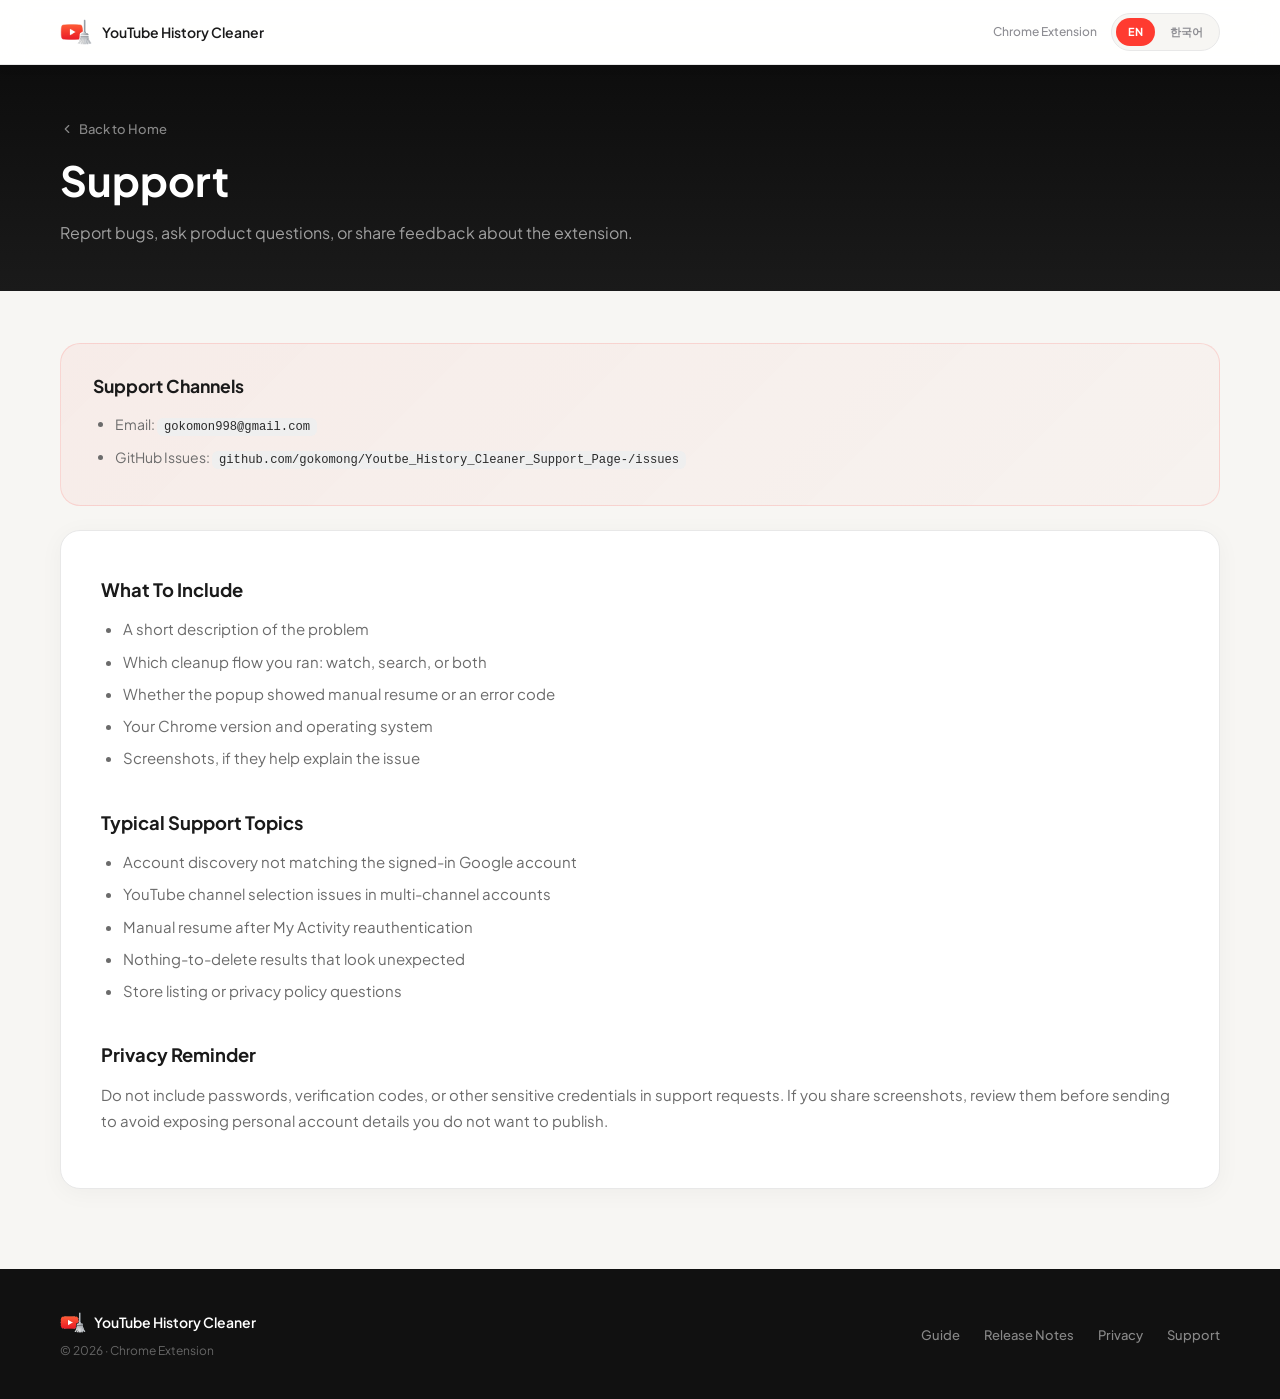
<file: support.html>
<!DOCTYPE html>
<html lang="en">
  <head>
    <meta charset="utf-8">
    <meta name="viewport" content="width=device-width, initial-scale=1">
    <title>Support | YouTube History Cleaner</title>
    <meta name="description" content="Support page for the YouTube History Cleaner Chrome extension.">
    <link rel="canonical" href="https://gokomong.github.io/Youtbe_History_Cleaner_Support_Page-/support.html">
    <meta property="og:type" content="website">
    <meta property="og:title" content="Support | YouTube History Cleaner">
    <meta property="og:description" content="Report bugs, ask questions, or send feedback for YouTube History Cleaner.">
    <meta property="og:url" content="https://gokomong.github.io/Youtbe_History_Cleaner_Support_Page-/support.html">
    <meta property="og:image" content="https://gokomong.github.io/Youtbe_History_Cleaner_Support_Page-/guide-images/popup-mockup.png">
    <meta name="twitter:card" content="summary_large_image">
    <meta name="twitter:title" content="Support | YouTube History Cleaner">
    <meta name="twitter:description" content="Report bugs, ask questions, or send feedback for YouTube History Cleaner.">
    <meta name="twitter:image" content="https://gokomong.github.io/Youtbe_History_Cleaner_Support_Page-/guide-images/popup-mockup.png">
    <link rel="preconnect" href="https://fonts.googleapis.com">
    <link rel="preconnect" href="https://fonts.gstatic.com" crossorigin>
    <link href="https://fonts.googleapis.com/css2?family=Plus+Jakarta+Sans:wght@400;500;600;700&display=swap" rel="stylesheet">
    <link rel="icon" type="image/png" href="./header-logo-dark.png">
    <link rel="stylesheet" href="./styles.css?v=20260329-1">
    <script src="./lang-toggle.js" defer></script>
  </head>
  <body
    data-title-en="Support | YouTube History Cleaner"
    data-title-ko="지원 | YouTube History Cleaner"
    data-description-en="Support page for the YouTube History Cleaner Chrome extension."
    data-description-ko="YouTube History Cleaner Chrome 확장의 지원 페이지입니다."
  >

    <!-- NAVBAR -->
    <nav class="navbar">
      <div class="container">
        <a href="./index.html" class="nav-brand">
          <img src="./header-logo-dark.png" alt="YouTube History Cleaner logo" class="nav-logo">
          <span class="nav-brand-name">YouTube History Cleaner</span>
        </a>
        <div class="nav-right">
          <span class="nav-label" data-lang-content="en">Chrome Extension</span>
          <span class="nav-label" data-lang-content="ko" hidden>Chrome 확장</span>
          <div class="lang-switch" role="group" aria-label="Language switcher">
            <button type="button" class="lang-button" data-lang-button="en">EN</button>
            <button type="button" class="lang-button" data-lang-button="ko">한국어</button>
          </div>
        </div>
      </div>
    </nav>

    <!-- PAGE HERO -->
    <header class="page-hero">
      <div class="container">
        <a href="./index.html" class="page-hero-back">
          <svg viewBox="0 0 24 24" xmlns="http://www.w3.org/2000/svg"><polyline points="15 18 9 12 15 6"/></svg>
          <span data-lang-content="en">Back to Home</span>
          <span data-lang-content="ko" hidden>홈으로</span>
        </a>

        <h1 data-lang-content="en">Support</h1>
        <h1 data-lang-content="ko" hidden>지원</h1>

        <p class="page-hero-sub" data-lang-content="en">
          Report bugs, ask product questions, or share feedback about the extension.
        </p>
        <p class="page-hero-sub" data-lang-content="ko" hidden>
          아래 채널을 통해 버그를 제보하고, 제품 문의를 남기고, 확장에 대한 피드백을 전달할 수 있습니다.
        </p>
      </div>
    </header>

    <!-- CONTENT -->
    <main class="page-content">
      <div class="container">

        <!-- EN -->
        <div data-lang-content="en">

          <div class="support-callout">
            <h2>Support Channels</h2>
            <ul>
              <li>Email: <a href="mailto:gokomon998@gmail.com"><code>gokomon998@gmail.com</code></a></li>
              <li>GitHub Issues: <a href="https://github.com/gokomong/Youtbe_History_Cleaner_Support_Page-/issues"><code>github.com/gokomong/Youtbe_History_Cleaner_Support_Page-/issues</code></a></li>
            </ul>
          </div>

          <div class="prose" style="margin-top: 24px;">
            <h2>What To Include</h2>
            <ul>
              <li>A short description of the problem</li>
              <li>Which cleanup flow you ran: watch, search, or both</li>
              <li>Whether the popup showed manual resume or an error code</li>
              <li>Your Chrome version and operating system</li>
              <li>Screenshots, if they help explain the issue</li>
            </ul>

            <h2>Typical Support Topics</h2>
            <ul>
              <li>Account discovery not matching the signed-in Google account</li>
              <li>YouTube channel selection issues in multi-channel accounts</li>
              <li>Manual resume after My Activity reauthentication</li>
              <li>Nothing-to-delete results that look unexpected</li>
              <li>Store listing or privacy policy questions</li>
            </ul>

            <h2>Privacy Reminder</h2>
            <p>
              Do not include passwords, verification codes, or other sensitive credentials in support
              requests. If you share screenshots, review them before sending to avoid exposing personal
              account details you do not want to publish.
            </p>
          </div>

        </div>

        <!-- KO -->
        <div data-lang-content="ko" hidden>

          <div class="support-callout">
            <h2>지원 채널</h2>
            <ul>
              <li>이메일: <a href="mailto:gokomon998@gmail.com"><code>gokomon998@gmail.com</code></a></li>
              <li>GitHub Issues: <a href="https://github.com/gokomong/Youtbe_History_Cleaner_Support_Page-/issues"><code>github.com/gokomong/Youtbe_History_Cleaner_Support_Page-/issues</code></a></li>
            </ul>
          </div>

          <div class="prose" style="margin-top: 24px;">
            <h2>문의 시 함께 보내면 좋은 정보</h2>
            <ul>
              <li>문제에 대한 짧은 설명</li>
              <li>실행한 정리 흐름: watch, search, 또는 both</li>
              <li>popup에 manual resume 또는 error code가 표시됐는지 여부</li>
              <li>Chrome 버전과 운영체제</li>
              <li>문제 설명에 도움이 되는 스크린샷</li>
            </ul>

            <h2>대표적인 문의 주제</h2>
            <ul>
              <li>account discovery 결과가 로그인된 Google 계정과 맞지 않는 문제</li>
              <li>multi-channel 계정에서 YouTube channel 선택 문제</li>
              <li>My Activity 재인증 이후 manual resume 문제</li>
              <li>nothing-to-delete 결과가 예상과 다르게 보이는 경우</li>
              <li>스토어 listing 또는 privacy policy 관련 문의</li>
            </ul>

            <h2>개인정보 주의</h2>
            <p>
              지원 요청에는 비밀번호, 인증 코드, 기타 민감한 자격 증명을 포함하지 마세요. 스크린샷을
              보낼 경우, 공개하고 싶지 않은 개인 계정 정보가 노출되지 않는지 먼저 확인하세요.
            </p>
          </div>

        </div>

      </div>
    </main>

    <!-- FOOTER -->
    <footer class="site-footer">
      <div class="container">
        <div class="footer-brand">
          <div class="footer-logo-row">
            <img src="./header-logo-dark.png" alt="" class="footer-logo">
            <span class="footer-name">YouTube History Cleaner</span>
          </div>
          <p class="footer-copy">© 2026 · Chrome Extension</p>
        </div>
        <nav class="footer-links">
          <a href="./guide.html">
            <span data-lang-content="en">Guide</span>
            <span data-lang-content="ko" hidden>가이드</span>
          </a>
          <a href="./updates.html">
            <span data-lang-content="en">Release Notes</span>
            <span data-lang-content="ko" hidden>릴리즈노트</span>
          </a>
          <a href="./privacy.html">
            <span data-lang-content="en">Privacy</span>
            <span data-lang-content="ko" hidden>개인정보처리방침</span>
          </a>
          <a href="./support.html">
            <span data-lang-content="en">Support</span>
            <span data-lang-content="ko" hidden>지원</span>
          </a>
        </nav>
      </div>
    </footer>

  </body>
</html>
</file>
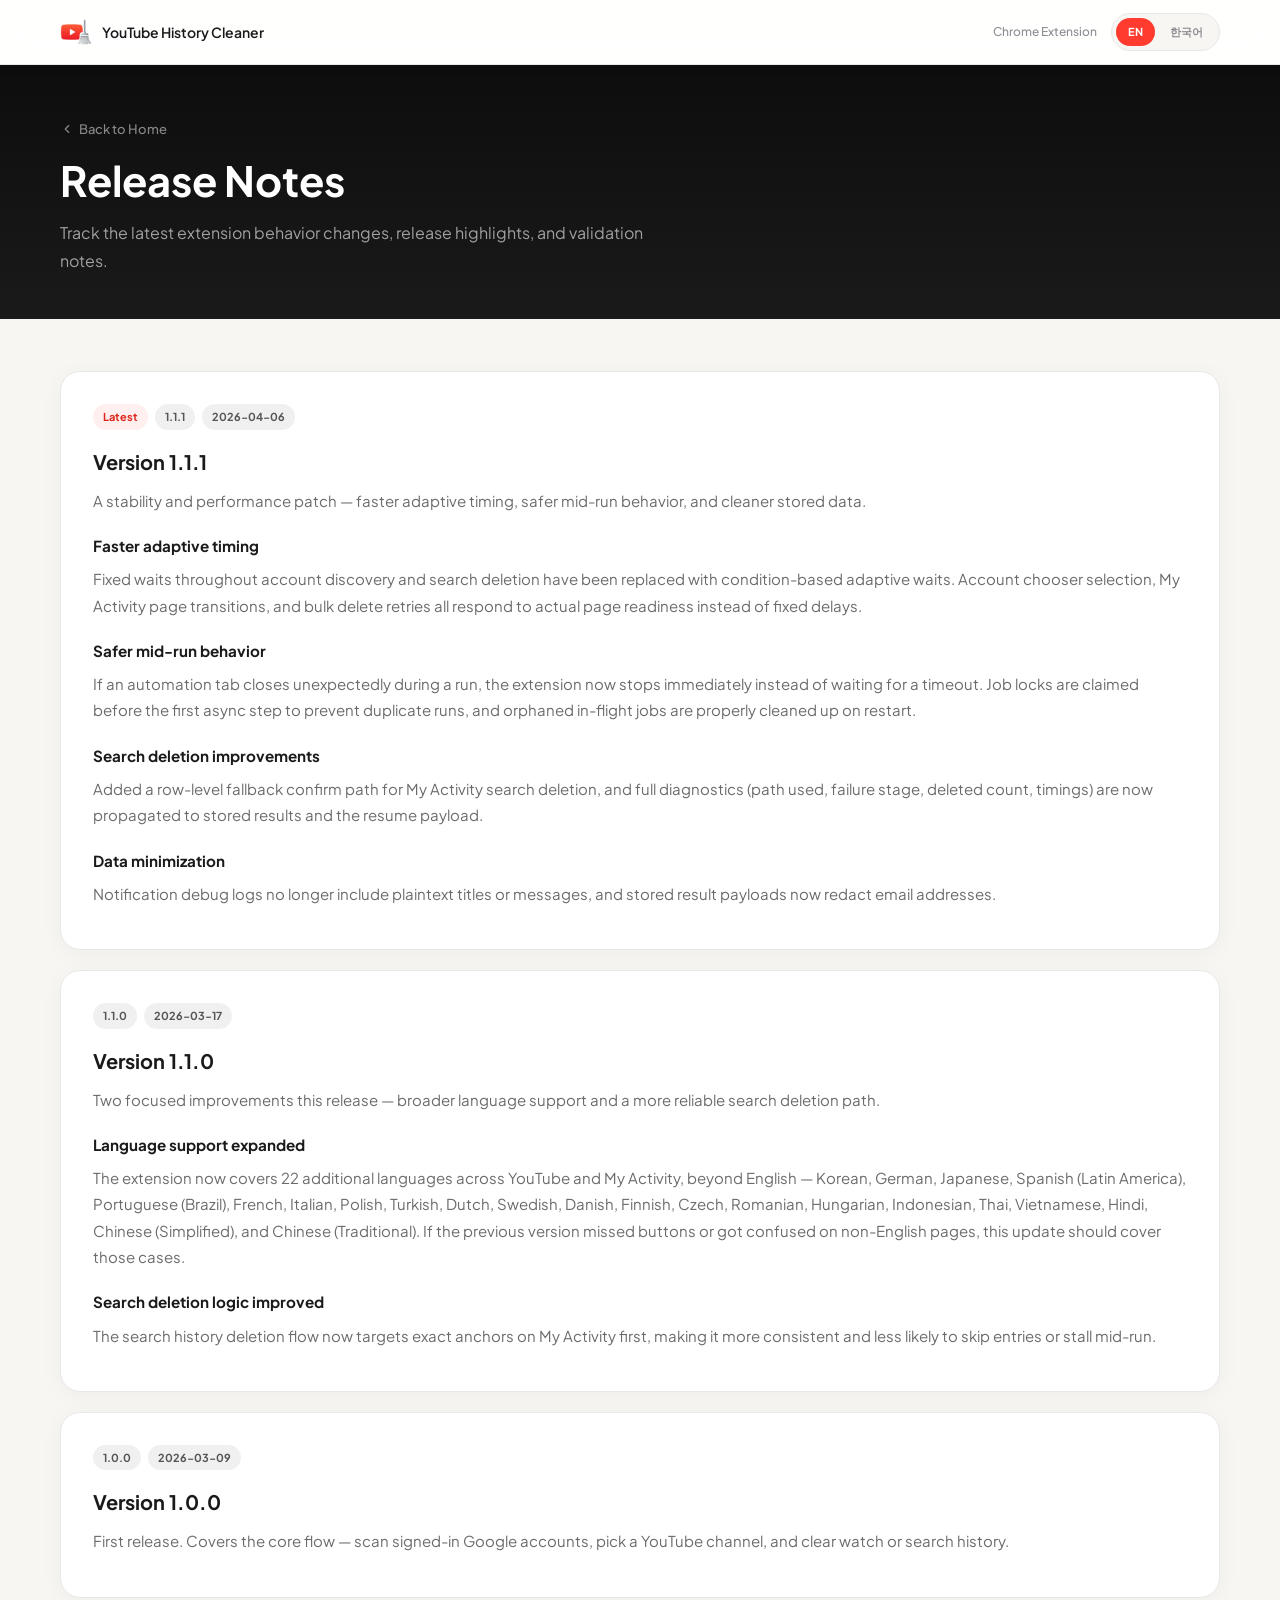
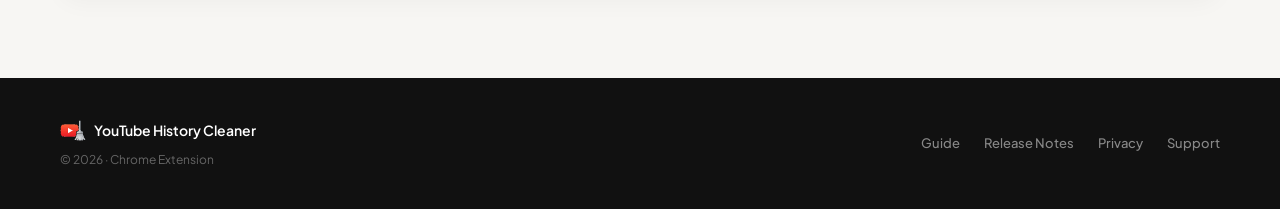
<file: updates.html>
<!DOCTYPE html>
<html lang="en">
  <head>
    <meta charset="utf-8">
    <meta name="viewport" content="width=device-width, initial-scale=1">
    <title>Release Notes | YouTube History Cleaner</title>
    <meta name="description" content="Release notes for the YouTube History Cleaner Chrome extension.">
    <link rel="canonical" href="https://gokomong.github.io/Youtbe_History_Cleaner_Support_Page-/updates.html">
    <meta property="og:type" content="article">
    <meta property="og:title" content="Release Notes | YouTube History Cleaner">
    <meta property="og:description" content="Track the latest extension changes, release highlights, and validation notes.">
    <meta property="og:url" content="https://gokomong.github.io/Youtbe_History_Cleaner_Support_Page-/updates.html">
    <meta property="og:image" content="https://gokomong.github.io/Youtbe_History_Cleaner_Support_Page-/guide-images/popup-mockup.png">
    <meta name="twitter:card" content="summary_large_image">
    <meta name="twitter:title" content="Release Notes | YouTube History Cleaner">
    <meta name="twitter:description" content="Track the latest extension changes, release highlights, and validation notes.">
    <meta name="twitter:image" content="https://gokomong.github.io/Youtbe_History_Cleaner_Support_Page-/guide-images/popup-mockup.png">
    <link rel="preconnect" href="https://fonts.googleapis.com">
    <link rel="preconnect" href="https://fonts.gstatic.com" crossorigin>
    <link href="https://fonts.googleapis.com/css2?family=Plus+Jakarta+Sans:wght@400;500;600;700&display=swap" rel="stylesheet">
    <link rel="icon" type="image/png" href="./header-logo-dark.png">
    <link rel="stylesheet" href="./styles.css?v=20260329-1">
    <script src="./lang-toggle.js" defer></script>
    <script src="./page-context.js" defer></script>
  </head>
  <body
    data-page-context="updates"
    data-current-version="1.1.1"
    data-title-en="Release Notes | YouTube History Cleaner"
    data-title-ko="릴리즈노트 | YouTube History Cleaner"
    data-description-en="Release notes for the YouTube History Cleaner Chrome extension."
    data-description-ko="YouTube History Cleaner Chrome 확장의 릴리즈노트입니다."
  >

    <!-- NAVBAR -->
    <nav class="navbar">
      <div class="container">
        <a href="./index.html" class="nav-brand">
          <img src="./header-logo-dark.png" alt="YouTube History Cleaner logo" class="nav-logo">
          <span class="nav-brand-name">YouTube History Cleaner</span>
        </a>
        <div class="nav-right">
          <span class="nav-label" data-lang-content="en">Chrome Extension</span>
          <span class="nav-label" data-lang-content="ko" hidden>Chrome 확장</span>
          <div class="lang-switch" role="group" aria-label="Language switcher">
            <button type="button" class="lang-button" data-lang-button="en">EN</button>
            <button type="button" class="lang-button" data-lang-button="ko">한국어</button>
          </div>
        </div>
      </div>
    </nav>

    <!-- PAGE HERO -->
    <header class="page-hero">
      <div class="container">
        <a href="./index.html" class="page-hero-back">
          <svg viewBox="0 0 24 24" xmlns="http://www.w3.org/2000/svg"><polyline points="15 18 9 12 15 6"/></svg>
          <span data-lang-content="en">Back to Home</span>
          <span data-lang-content="ko" hidden>홈으로</span>
        </a>

        <h1 data-lang-content="en">Release Notes</h1>
        <h1 data-lang-content="ko" hidden>릴리즈노트</h1>

        <p class="page-hero-sub" data-lang-content="en">
          Track the latest extension behavior changes, release highlights, and validation notes.
        </p>
        <p class="page-hero-sub" data-lang-content="ko" hidden>
          최신 확장 동작 변경점, 릴리즈 핵심 사항, 검증 메모를 이 페이지에서 확인할 수 있습니다.
        </p>
      </div>
    </header>

    <!-- CONTENT -->
    <main class="page-content">
      <div class="container">

        <section class="page-banner" data-page-context-banner hidden>
          <p data-page-context-banner-content="en"></p>
          <p data-page-context-banner-content="ko" hidden></p>
        </section>

        <!-- EN -->
        <div data-lang-content="en">
          <div class="release-item">
            <div class="release-pills">
              <span class="pill pill-accent">Latest</span>
              <span class="pill pill-muted">1.1.1</span>
              <span class="pill pill-muted">2026-04-06</span>
            </div>
            <h2>Version 1.1.1</h2>
            <p>A stability and performance patch — faster adaptive timing, safer mid-run behavior, and cleaner stored data.</p>
            <h3>Faster adaptive timing</h3>
            <p>
              Fixed waits throughout account discovery and search deletion have been replaced with
              condition-based adaptive waits. Account chooser selection, My Activity page transitions,
              and bulk delete retries all respond to actual page readiness instead of fixed delays.
            </p>
            <h3>Safer mid-run behavior</h3>
            <p>
              If an automation tab closes unexpectedly during a run, the extension now stops immediately
              instead of waiting for a timeout. Job locks are claimed before the first async step to
              prevent duplicate runs, and orphaned in-flight jobs are properly cleaned up on restart.
            </p>
            <h3>Search deletion improvements</h3>
            <p>
              Added a row-level fallback confirm path for My Activity search deletion,
              and full diagnostics (path used, failure stage, deleted count, timings)
              are now propagated to stored results and the resume payload.
            </p>
            <h3>Data minimization</h3>
            <p>
              Notification debug logs no longer include plaintext titles or messages,
              and stored result payloads now redact email addresses.
            </p>
          </div>

          <div class="release-item" style="margin-top: 20px;">
            <div class="release-pills">
              <span class="pill pill-muted">1.1.0</span>
              <span class="pill pill-muted">2026-03-17</span>
            </div>
            <h2>Version 1.1.0</h2>
            <p>Two focused improvements this release — broader language support and a more reliable search deletion path.</p>
            <h3>Language support expanded</h3>
            <p>
              The extension now covers 22 additional languages across YouTube and My Activity, beyond English —
              Korean, German, Japanese, Spanish (Latin America), Portuguese (Brazil), French, Italian, Polish, Turkish, Dutch,
              Swedish, Danish, Finnish, Czech, Romanian, Hungarian, Indonesian, Thai, Vietnamese, Hindi,
              Chinese (Simplified), and Chinese (Traditional).
              If the previous version missed buttons or got confused on non-English pages, this update should cover those cases.
            </p>
            <h3>Search deletion logic improved</h3>
            <p>
              The search history deletion flow now targets exact anchors on My Activity first,
              making it more consistent and less likely to skip entries or stall mid-run.
            </p>
          </div>

          <div class="release-item" style="margin-top: 20px;">
            <div class="release-pills">
              <span class="pill pill-muted">1.0.0</span>
              <span class="pill pill-muted">2026-03-09</span>
            </div>
            <h2>Version 1.0.0</h2>
            <p>
              First release. Covers the core flow — scan signed-in Google accounts,
              pick a YouTube channel, and clear watch or search history.
            </p>
          </div>
        </div>

        <!-- KO -->
        <div data-lang-content="ko" hidden>
          <div class="release-item">
            <div class="release-pills">
              <span class="pill pill-accent">Latest</span>
              <span class="pill pill-muted">1.1.1</span>
              <span class="pill pill-muted">2026-04-06</span>
            </div>
            <h2>버전 1.1.1</h2>
            <p>안정성과 속도를 개선하는 패치입니다 — adaptive 타이밍 도입, 실행 중 안전성 강화, 저장 데이터 정리.</p>
            <h3>adaptive 타이밍으로 속도 개선</h3>
            <p>
              계정 발견과 검색 삭제 전반에 걸쳐 고정 대기를 조건 기반 adaptive wait로 교체했어요.
              계정 선택기, My Activity 페이지 전환, 일괄 삭제 재시도 모두 고정 지연 대신
              실제 페이지 준비 상태에 맞춰 반응합니다.
            </p>
            <h3>실행 중 안전성 강화</h3>
            <p>
              자동화 탭이 실행 도중 예기치 않게 닫히면 타임아웃을 기다리지 않고 즉시 중단돼요.
              작업 잠금을 첫 비동기 단계 전에 확보해서 중복 실행을 방지하고,
              재시작 시 고아 상태로 남은 작업도 자동으로 정리됩니다.
            </p>
            <h3>검색 삭제 개선</h3>
            <p>
              My Activity 검색 삭제에 row 단위 fallback confirm 경로를 추가했고,
              전체 진단 정보(사용 경로, 실패 단계, 삭제 건수, 타이밍)가
              저장 결과와 재개 페이로드에 전파됩니다.
            </p>
            <h3>데이터 최소화</h3>
            <p>
              알림 디버그 로그에서 평문 제목과 메시지를 제거했고,
              저장 결과에서 이메일 주소가 마스킹 처리됩니다.
            </p>
          </div>

          <div class="release-item" style="margin-top: 20px;">
            <div class="release-pills">
              <span class="pill pill-muted">1.1.0</span>
              <span class="pill pill-muted">2026-03-17</span>
            </div>
            <h2>버전 1.1.0</h2>
            <p>이번 업데이트는 두 가지에 집중했어요 — 언어 지원 확대와 검색 삭제 로직 개선입니다.</p>
            <h3>언어 지원 대폭 확대</h3>
            <p>
              이번 업데이트로 YouTube와 My Activity에서 영어 외 22개 언어를 추가 지원합니다 —
              한국어, 독일어, 일본어, 스페인어 (중남미), 포르투갈어 (브라질), 프랑스어, 이탈리아어, 폴란드어, 터키어, 네덜란드어,
              스웨덴어, 덴마크어, 핀란드어, 체코어, 루마니아어, 헝가리어, 인도네시아어, 태국어, 베트남어, 힌디어,
              중국어 (간체), 중국어 (번체).
              이전 버전에서 영어 외 언어 페이지에서 버튼을 못 찾거나 오작동하던 경우가 있었다면,
              이번 업데이트로 대부분 해결됩니다.
            </p>
            <h3>검색 삭제 로직 개선</h3>
            <p>
              My Activity에서 검색 기록을 삭제할 때 이제 정확한 anchor 경로를 먼저 찾아서 진행해요.
              덕분에 항목을 건너뛰거나 중간에 멈추는 경우가 줄었습니다.
            </p>
          </div>

          <div class="release-item" style="margin-top: 20px;">
            <div class="release-pills">
              <span class="pill pill-muted">1.0.0</span>
              <span class="pill pill-muted">2026-03-09</span>
            </div>
            <h2>버전 1.0.0</h2>
            <p>
              첫 번째 릴리즈예요. Google 계정 조회, YouTube 채널 선택, 시청·검색 기록 삭제까지
              핵심 기능을 담은 초기 버전입니다.
            </p>
          </div>
        </div>

      </div>
    </main>

    <!-- FOOTER -->
    <footer class="site-footer">
      <div class="container">
        <div class="footer-brand">
          <div class="footer-logo-row">
            <img src="./header-logo-dark.png" alt="" class="footer-logo">
            <span class="footer-name">YouTube History Cleaner</span>
          </div>
          <p class="footer-copy">© 2026 · Chrome Extension</p>
        </div>
        <nav class="footer-links">
          <a href="./guide.html">
            <span data-lang-content="en">Guide</span>
            <span data-lang-content="ko" hidden>가이드</span>
          </a>
          <a href="./updates.html">
            <span data-lang-content="en">Release Notes</span>
            <span data-lang-content="ko" hidden>릴리즈노트</span>
          </a>
          <a href="./privacy.html">
            <span data-lang-content="en">Privacy</span>
            <span data-lang-content="ko" hidden>개인정보처리방침</span>
          </a>
          <a href="./support.html">
            <span data-lang-content="en">Support</span>
            <span data-lang-content="ko" hidden>지원</span>
          </a>
        </nav>
      </div>
    </footer>

  </body>
</html>
</file>
<file: styles.css>
@import url('https://fonts.googleapis.com/css2?family=Plus+Jakarta+Sans:wght@400;500;600;700&display=swap');

:root {
  --bg: #F7F6F3;
  --panel: #FFFFFF;
  --text: #1A1A1A;
  --muted: #6B6B6B;
  --subtle: #8E8E93;
  --line: #E8E8E8;
  --accent: #FF3B30;
  --accent-dark: #DD271D;
  --accent-tint: rgba(255, 59, 48, 0.08);
  --dark: #111111;
  --dark-2: #1A1A1A;
  --shadow-card: 0 4px 24px rgba(0, 0, 0, 0.04);
  --shadow-nav: 0 1px 12px rgba(0, 0, 0, 0.06);
  --radius-card: 20px;
  --radius-btn: 999px;
  --max: 1160px;
}

* { box-sizing: border-box; margin: 0; padding: 0; }

html { font-size: 16px; scroll-behavior: smooth; }

body {
  font-family: 'Plus Jakarta Sans', 'Segoe UI', 'Helvetica Neue', Arial, sans-serif;
  background: var(--bg);
  color: var(--text);
  line-height: 1.6;
}

a { color: var(--accent); text-decoration: none; }
a:hover { text-decoration: underline; }

.container {
  width: min(calc(100% - 48px), var(--max));
  margin: 0 auto;
}

/* ── NAVBAR ─────────────────────────────── */
.navbar {
  position: sticky;
  top: 0;
  z-index: 100;
  background: rgba(255, 255, 255, 0.92);
  backdrop-filter: blur(14px);
  -webkit-backdrop-filter: blur(14px);
  border-bottom: 1px solid var(--line);
  box-shadow: var(--shadow-nav);
}

.navbar .container {
  display: flex;
  align-items: center;
  justify-content: space-between;
  height: 64px;
}

.nav-brand {
  display: flex;
  align-items: center;
  gap: 10px;
  text-decoration: none;
}

.nav-logo {
  width: 32px;
  height: 32px;
  object-fit: contain;
  flex-shrink: 0;
}

.nav-brand-name {
  font-size: 14px;
  font-weight: 600;
  color: var(--text);
}
.nav-brand:hover .nav-brand-name { text-decoration: none; }

.nav-right {
  display: flex;
  align-items: center;
  gap: 14px;
}

.nav-label {
  font-size: 12px;
  font-weight: 500;
  color: var(--subtle);
}

.lang-switch {
  display: inline-flex;
  gap: 3px;
  padding: 4px;
  border: 1px solid var(--line);
  border-radius: var(--radius-btn);
  background: var(--bg);
}

.lang-button {
  border: 0;
  border-radius: var(--radius-btn);
  background: transparent;
  color: var(--subtle);
  padding: 5px 12px;
  font: inherit;
  font-size: 11px;
  font-weight: 700;
  cursor: pointer;
  transition: all 0.15s;
}

.lang-button.is-active {
  background: var(--accent);
  color: #fff;
}

/* ── HERO (index) ───────────────────────── */
.hero {
  background: linear-gradient(180deg, #0D0D0D 0%, #1A1A1A 100%);
  padding: 100px 0 80px;
  text-align: center;
}

.hero-split {
  display: flex;
  align-items: center;
  gap: 32px;
  text-align: left;
}

.hero-visual {
  flex-shrink: 0;
  width: 480px;
  margin-left: -40px;
  overflow: visible;
}

.hero-mockup {
  width: 125%;
  height: auto;
  filter: drop-shadow(0 24px 48px rgba(0, 0, 0, 0.4));
  animation: heroFloat 6s ease-in-out infinite;
}

@keyframes heroFloat {
  0%, 100% { transform: translateY(0); }
  50% { transform: translateY(-10px); }
}

.hero-copy {
  flex: 1;
  min-width: 0;
}

.hero-copy .hero-badge { margin-bottom: 24px; }
.hero-copy .hero-sub { margin-left: 0; margin-right: 0; }
.hero-copy .hero-cta { justify-content: flex-start; }
.hero-copy .hero-meta { justify-content: flex-start; }

@media (max-width: 900px) {
  .hero-split {
    flex-direction: column;
    text-align: center;
  }
  .hero-visual {
    width: 320px;
    order: -1;
  }
  .hero-copy .hero-sub { margin-left: auto; margin-right: auto; }
  .hero-copy .hero-cta { justify-content: center; }
  .hero-copy .hero-meta { justify-content: center; }
}

.hero-badge {
  display: inline-flex;
  align-items: center;
  gap: 7px;
  padding: 5px 14px;
  border-radius: var(--radius-btn);
  border: 1px solid rgba(255, 59, 48, 0.3);
  background: rgba(255, 59, 48, 0.1);
  margin-bottom: 28px;
}

.hero-badge-dot {
  width: 6px;
  height: 6px;
  border-radius: 50%;
  background: var(--accent);
  flex-shrink: 0;
}

.hero-badge span {
  font-size: 12px;
  font-weight: 600;
  color: var(--accent);
}

.hero h1 {
  font-size: clamp(2.2rem, 5vw, 3.8rem);
  font-weight: 700;
  color: #fff;
  line-height: 1.15;
  margin-bottom: 22px;
  max-width: 760px;
  margin-left: auto;
  margin-right: auto;
}

.hero-sub {
  font-size: 1.05rem;
  color: #A0A0A0;
  max-width: 540px;
  margin: 0 auto 36px;
  line-height: 1.75;
}

.hero-cta {
  display: flex;
  align-items: center;
  justify-content: center;
  gap: 12px;
  flex-wrap: wrap;
  margin-bottom: 40px;
}

.btn-primary {
  display: inline-flex;
  align-items: center;
  gap: 7px;
  padding: 13px 26px;
  border-radius: var(--radius-btn);
  background: var(--accent);
  color: #fff;
  font-weight: 700;
  font-size: 15px;
  transition: background 0.15s;
  text-decoration: none;
}
.btn-primary:hover { background: var(--accent-dark); text-decoration: none; }
.btn-primary svg { width: 15px; height: 15px; stroke: #fff; fill: none; flex-shrink: 0; }

.btn-secondary {
  display: inline-flex;
  align-items: center;
  gap: 7px;
  padding: 13px 26px;
  border-radius: var(--radius-btn);
  background: rgba(255, 255, 255, 0.08);
  border: 1px solid rgba(255, 255, 255, 0.18);
  color: #fff;
  font-weight: 600;
  font-size: 15px;
  transition: background 0.15s;
  text-decoration: none;
}
.btn-secondary:hover { background: rgba(255, 255, 255, 0.14); text-decoration: none; }

.btn-icon {
  display: inline-flex;
  align-items: center;
  justify-content: center;
  width: 46px;
  height: 46px;
  border: 1px solid rgba(255, 255, 255, 0.18);
  border-radius: 50%;
  background: rgba(255, 255, 255, 0.08);
  color: #A0A0A0;
  cursor: pointer;
  transition: color 0.15s, border-color 0.15s, background 0.15s;
  flex-shrink: 0;
}
.btn-icon:hover {
  color: #fff;
  border-color: rgba(255, 255, 255, 0.32);
  background: rgba(255, 255, 255, 0.14);
}
.btn-icon svg {
  width: 18px;
  height: 18px;
  stroke: currentColor;
  fill: none;
}
.btn-icon.copied {
  color: var(--accent);
  border-color: rgba(255, 59, 48, 0.4);
  background: rgba(255, 59, 48, 0.1);
}

.hero-meta {
  display: flex;
  align-items: center;
  justify-content: center;
  gap: 18px;
  flex-wrap: wrap;
}

.hero-meta-item {
  display: flex;
  align-items: center;
  gap: 6px;
  font-size: 13px;
  font-weight: 500;
  color: #A0A0A0;
}

.hero-meta-item svg {
  width: 14px;
  height: 14px;
  stroke: var(--accent);
  fill: none;
  flex-shrink: 0;
}

.hero-meta-divider {
  width: 1px;
  height: 14px;
  background: rgba(255, 255, 255, 0.12);
}

/* ── CARDS SECTION ──────────────────────── */
.cards-section {
  padding: 72px 0 80px;
  background: var(--bg);
}

.section-eyebrow {
  font-size: 11px;
  font-weight: 700;
  letter-spacing: 0.1em;
  text-transform: uppercase;
  color: var(--accent);
  margin-bottom: 10px;
}

.section-title {
  font-size: 2.1rem;
  font-weight: 700;
  color: var(--text);
  margin-bottom: 36px;
}

.cards-grid {
  display: grid;
  grid-template-columns: repeat(auto-fit, minmax(240px, 1fr));
  gap: 20px;
}

.card {
  background: var(--panel);
  border: 1px solid var(--line);
  border-radius: var(--radius-card);
  padding: 28px;
  display: flex;
  flex-direction: column;
  gap: 14px;
  box-shadow: var(--shadow-card);
  transition: box-shadow 0.2s, transform 0.2s;
}
.card:hover { box-shadow: 0 8px 32px rgba(0, 0, 0, 0.08); transform: translateY(-2px); }

.card-top {
  display: flex;
  align-items: center;
  justify-content: space-between;
}

.card-icon-box {
  width: 44px;
  height: 44px;
  border-radius: 12px;
  background: var(--accent-tint);
  display: flex;
  align-items: center;
  justify-content: center;
  flex-shrink: 0;
}
.card-icon-box svg {
  width: 20px;
  height: 20px;
  stroke: var(--accent);
  fill: none;
  stroke-width: 2;
  stroke-linecap: round;
  stroke-linejoin: round;
}

.card-arrow svg {
  width: 18px;
  height: 18px;
  stroke: #CCC;
  fill: none;
  stroke-width: 2;
  stroke-linecap: round;
  stroke-linejoin: round;
}

.card-badge {
  display: inline-flex;
  align-items: center;
  padding: 3px 10px;
  border-radius: var(--radius-btn);
  background: var(--accent-tint);
  font-size: 11px;
  font-weight: 700;
  color: var(--accent-dark);
}

.card h2 {
  font-size: 1.05rem;
  font-weight: 700;
  color: var(--text);
}

.card p {
  font-size: 14px;
  color: var(--muted);
  line-height: 1.65;
  flex: 1;
}

.card-btn {
  display: inline-flex;
  align-items: center;
  gap: 6px;
  padding: 9px 18px;
  border-radius: var(--radius-btn);
  font-size: 13px;
  font-weight: 700;
  text-decoration: none;
  align-self: flex-start;
  transition: opacity 0.15s;
}
.card-btn:hover { opacity: 0.85; text-decoration: none; }
.card-btn-red { background: var(--accent); color: #fff; }
.card-btn-dark { background: var(--dark-2); color: #fff; }

/* ── FOOTER ─────────────────────────────── */
.site-footer {
  background: var(--dark);
  padding: 40px 0;
}

.site-footer .container {
  display: flex;
  align-items: center;
  justify-content: space-between;
  flex-wrap: wrap;
  gap: 20px;
}

.footer-brand {
  display: flex;
  flex-direction: column;
  gap: 6px;
}

.footer-logo-row {
  display: flex;
  align-items: center;
  gap: 8px;
}

.footer-logo {
  width: 26px;
  height: 26px;
  object-fit: contain;
  flex-shrink: 0;
}

.footer-name {
  font-size: 14px;
  font-weight: 600;
  color: #fff;
}

.footer-copy {
  font-size: 12px;
  color: #666;
}

.footer-links {
  display: flex;
  align-items: center;
  gap: 24px;
  flex-wrap: wrap;
}

.footer-links a {
  font-size: 13px;
  font-weight: 500;
  color: #888;
}
.footer-links a:hover { color: #fff; text-decoration: none; }

/* ── PAGE HERO (subpages) ───────────────── */
.page-hero {
  background: linear-gradient(180deg, #0D0D0D 0%, #1A1A1A 100%);
  padding: 52px 0 44px;
}

.page-hero-back {
  display: inline-flex;
  align-items: center;
  gap: 5px;
  font-size: 13px;
  font-weight: 500;
  color: #888;
  text-decoration: none;
  margin-bottom: 18px;
}
.page-hero-back:hover { color: #fff; text-decoration: none; }
.page-hero-back svg {
  width: 14px;
  height: 14px;
  stroke: currentColor;
  fill: none;
  stroke-width: 2;
  stroke-linecap: round;
  stroke-linejoin: round;
}

.page-hero h1 {
  font-size: clamp(1.8rem, 4vw, 2.6rem);
  font-weight: 700;
  color: #fff;
  line-height: 1.15;
  margin-bottom: 14px;
}

.page-hero-sub {
  font-size: 1rem;
  color: #A0A0A0;
  max-width: 600px;
  line-height: 1.75;
}

/* ── PAGE CONTENT ───────────────────────── */
.page-content {
  padding: 52px 0 80px;
}

.page-content .section-stack {
  display: flex;
  flex-direction: column;
  gap: 24px;
}

.page-banner {
  background: rgba(255, 59, 48, 0.06);
  border: 1px solid rgba(255, 59, 48, 0.2);
  border-radius: 14px;
  padding: 16px 20px;
  font-weight: 600;
  font-size: 14px;
  color: var(--accent-dark);
}

/* ── PROSE ──────────────────────────────── */
.prose {
  background: var(--panel);
  border: 1px solid var(--line);
  border-radius: var(--radius-card);
  padding: 40px;
  box-shadow: var(--shadow-card);
}

.prose h2 {
  font-size: 1.15rem;
  font-weight: 700;
  color: var(--text);
  margin: 32px 0 12px;
  padding-top: 4px;
}
.prose > div > h2:first-child,
.prose h2:first-child { margin-top: 0; }

.prose h3 {
  font-size: 0.95rem;
  font-weight: 700;
  color: var(--text);
  margin: 20px 0 8px;
}

.prose p {
  font-size: 15px;
  color: var(--muted);
  line-height: 1.75;
  margin-bottom: 14px;
}

.prose ul,
.prose ol { padding-left: 22px; margin-bottom: 14px; }

.prose li {
  font-size: 15px;
  color: var(--muted);
  line-height: 1.75;
  margin-bottom: 6px;
}

.prose a { color: var(--accent); }

code {
  padding: 2px 7px;
  border-radius: 6px;
  background: #EFEFEF;
  color: #2A2A2A;
  font-family: Consolas, 'SFMono-Regular', monospace;
  font-size: 0.87em;
}

.info-grid {
  display: grid;
  gap: 14px;
  grid-template-columns: repeat(auto-fit, minmax(200px, 1fr));
  margin: 20px 0;
}

.info-card {
  background: var(--bg);
  border: 1px solid var(--line);
  border-radius: 14px;
  padding: 20px;
}

.info-card h3 {
  font-size: 13px;
  font-weight: 700;
  color: var(--text);
  margin: 0 0 6px;
}

.info-card p {
  font-size: 13px;
  color: var(--muted);
  margin: 0;
  line-height: 1.6;
}

.guide-visual-grid {
  display: grid;
  grid-template-columns: repeat(auto-fit, minmax(260px, 1fr));
  gap: 16px;
  margin: 22px 0 8px;
}

.guide-visual-card {
  margin: 0;
  padding: 18px;
  border: 1px solid var(--line);
  border-radius: 16px;
  background: linear-gradient(180deg, #FFFFFF 0%, #FAFAFA 100%);
}

.guide-visual-card-single {
  margin: 18px 0 8px;
}

.guide-visual-strip {
  display: flex;
  align-items: center;
  justify-content: center;
  gap: 12px;
  min-height: 86px;
  padding: 12px;
  border-radius: 12px;
  background: var(--bg);
}

.guide-shot {
  display: block;
  max-width: 100%;
  height: auto;
  image-rendering: auto;
}

.guide-shot-wide {
  max-width: 220px;
}

.guide-shot-notification {
  width: min(100%, 455px);
  margin: 0 auto;
  border-radius: 14px;
}

.guide-visual-card figcaption {
  margin-top: 12px;
  font-size: 13px;
  color: var(--muted);
  line-height: 1.65;
}

.guide-visual-card strong {
  display: block;
  margin-bottom: 4px;
  font-size: 13px;
  color: var(--text);
}

.step-list { padding-left: 24px; }
.step-list li { margin-bottom: 8px; }

/* ── RELEASE ITEMS ──────────────────────── */
.release-item {
  background: var(--panel);
  border: 1px solid var(--line);
  border-radius: var(--radius-card);
  padding: 32px;
  box-shadow: var(--shadow-card);
}

.release-pills {
  display: flex;
  flex-wrap: wrap;
  gap: 7px;
  margin-bottom: 16px;
}

.pill {
  display: inline-flex;
  align-items: center;
  padding: 4px 10px;
  border-radius: var(--radius-btn);
  font-size: 11px;
  font-weight: 700;
}

.pill-accent { background: var(--accent-tint); color: var(--accent-dark); }
.pill-muted { background: #F0F0F0; color: #555; }

.release-item h2 {
  font-size: 1.25rem;
  font-weight: 700;
  color: var(--text);
  margin-bottom: 10px;
}

.release-item h3 {
  font-size: 0.95rem;
  font-weight: 700;
  color: var(--text);
  margin: 20px 0 8px;
}

.release-item p {
  font-size: 15px;
  color: var(--muted);
  line-height: 1.75;
  margin-bottom: 10px;
}

.release-item ul { padding-left: 22px; margin-bottom: 10px; }

.release-item li {
  font-size: 15px;
  color: var(--muted);
  line-height: 1.75;
  margin-bottom: 6px;
}

/* ── SUPPORT ────────────────────────────── */
.support-callout {
  background: linear-gradient(135deg, rgba(255, 59, 48, 0.05), rgba(255, 59, 48, 0.02));
  border: 1px solid rgba(255, 59, 48, 0.15);
  border-radius: var(--radius-card);
  padding: 28px 32px;
}

.support-callout h2 {
  font-size: 1.1rem;
  font-weight: 700;
  color: var(--text);
  margin-bottom: 12px;
}

.support-callout ul { padding-left: 22px; }

.support-callout li {
  font-size: 14px;
  color: var(--muted);
  line-height: 1.75;
  margin-bottom: 6px;
}

/* ── RESPONSIVE ─────────────────────────── */
@media (max-width: 768px) {
  .hero { padding: 72px 0 56px; }
  .cards-grid { grid-template-columns: 1fr 1fr; }
  .section-title { font-size: 1.8rem; }
}

@media (max-width: 640px) {
  .nav-label { display: none; }
  .cards-grid { grid-template-columns: 1fr; }
  .prose { padding: 24px; }
  .release-item { padding: 24px; }
  .support-callout { padding: 22px 20px; }
  .hero h1 { font-size: 2rem; }
  .hero-meta { gap: 12px; }
  .hero-meta-divider { display: none; }
  .site-footer .container { flex-direction: column; align-items: flex-start; }
  .page-hero { padding: 40px 0 32px; }
  .guide-visual-card { padding: 14px; }
  .guide-visual-strip { min-height: 72px; padding: 10px; }
  .guide-shot-wide { max-width: 180px; }
}
</file>
